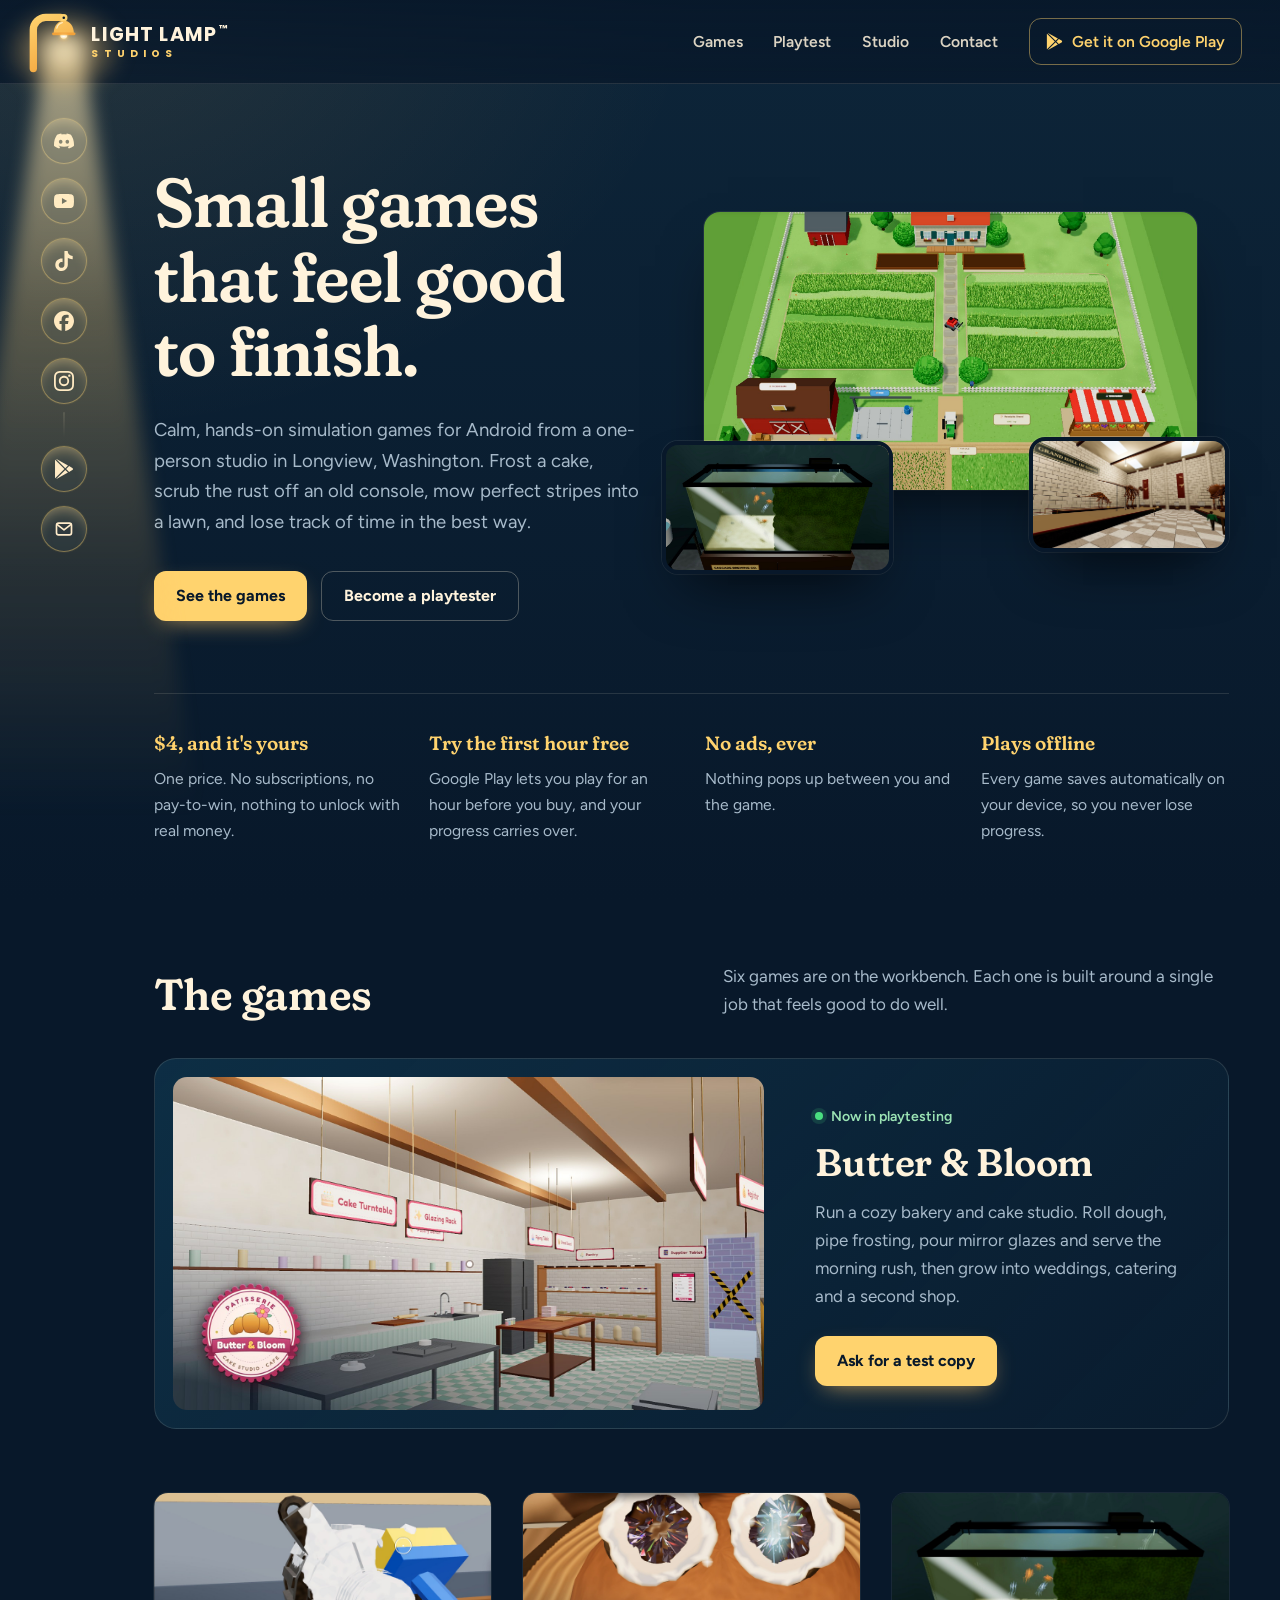
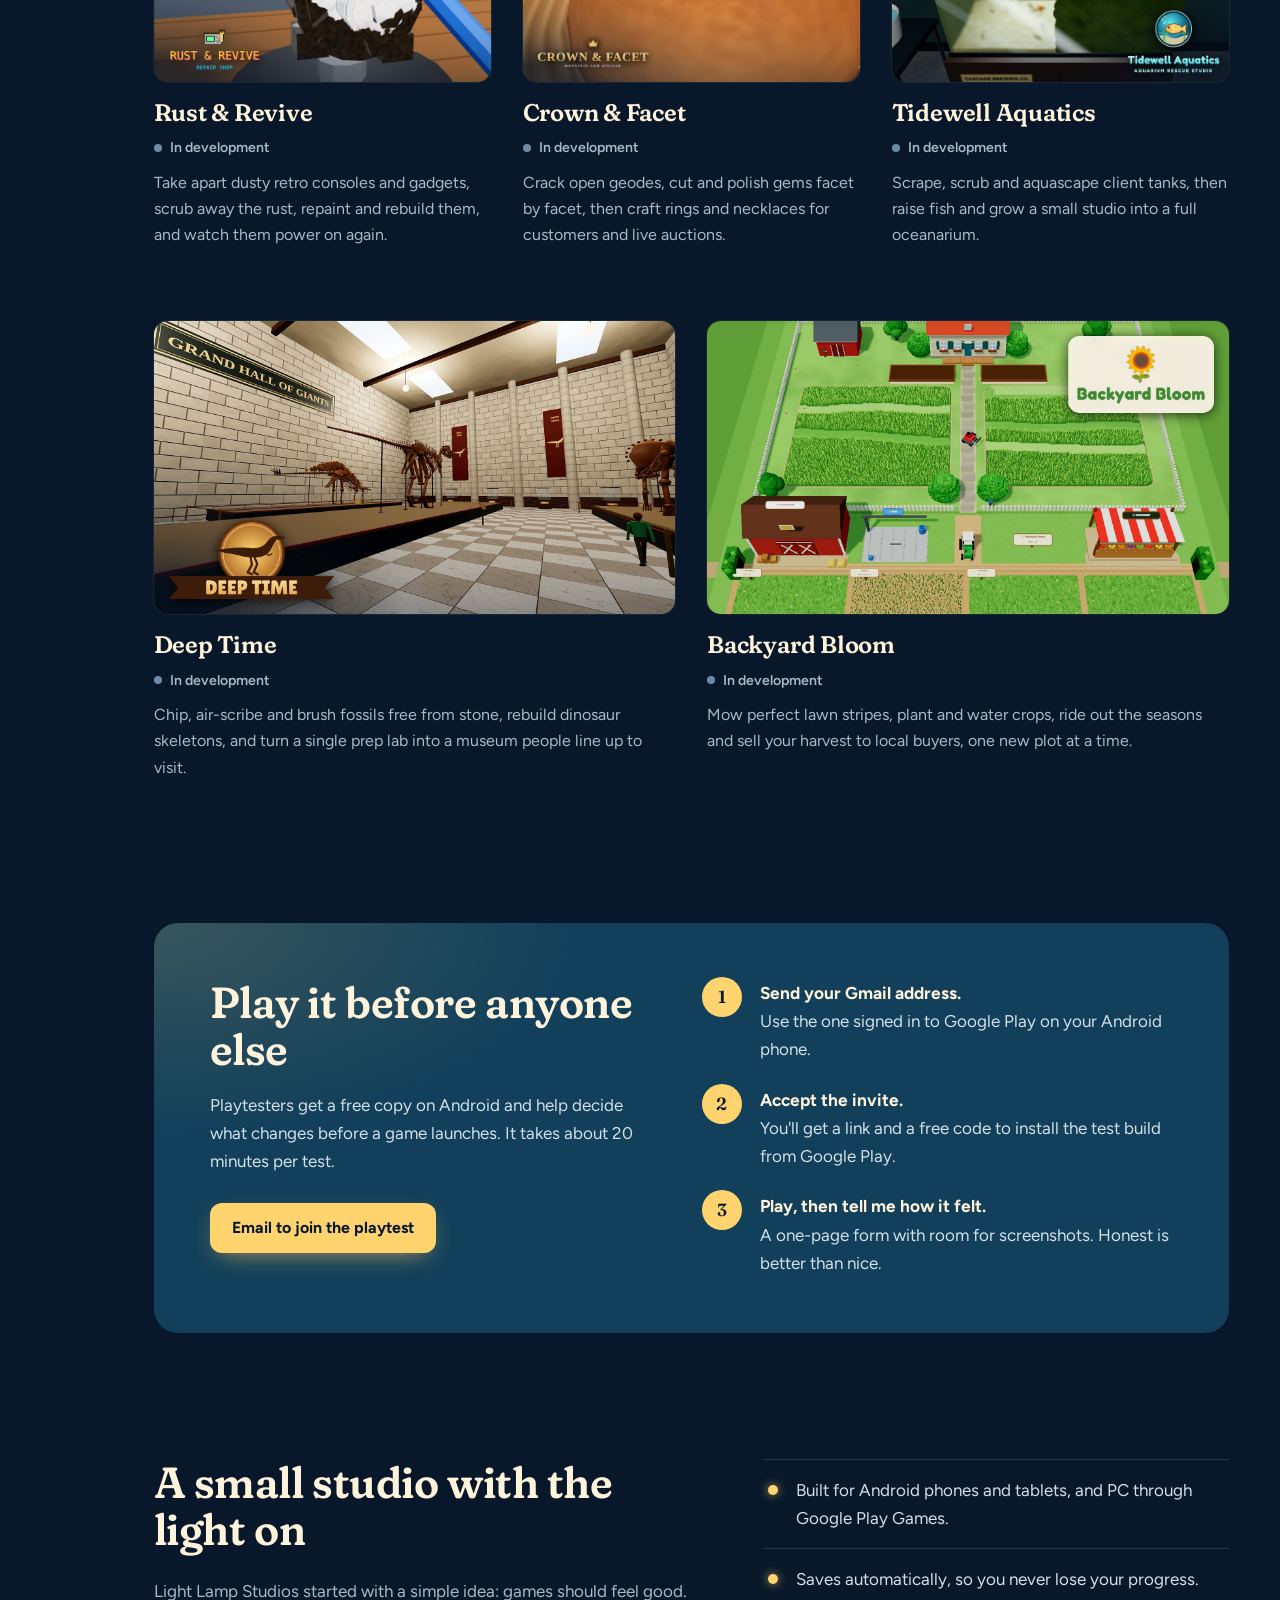
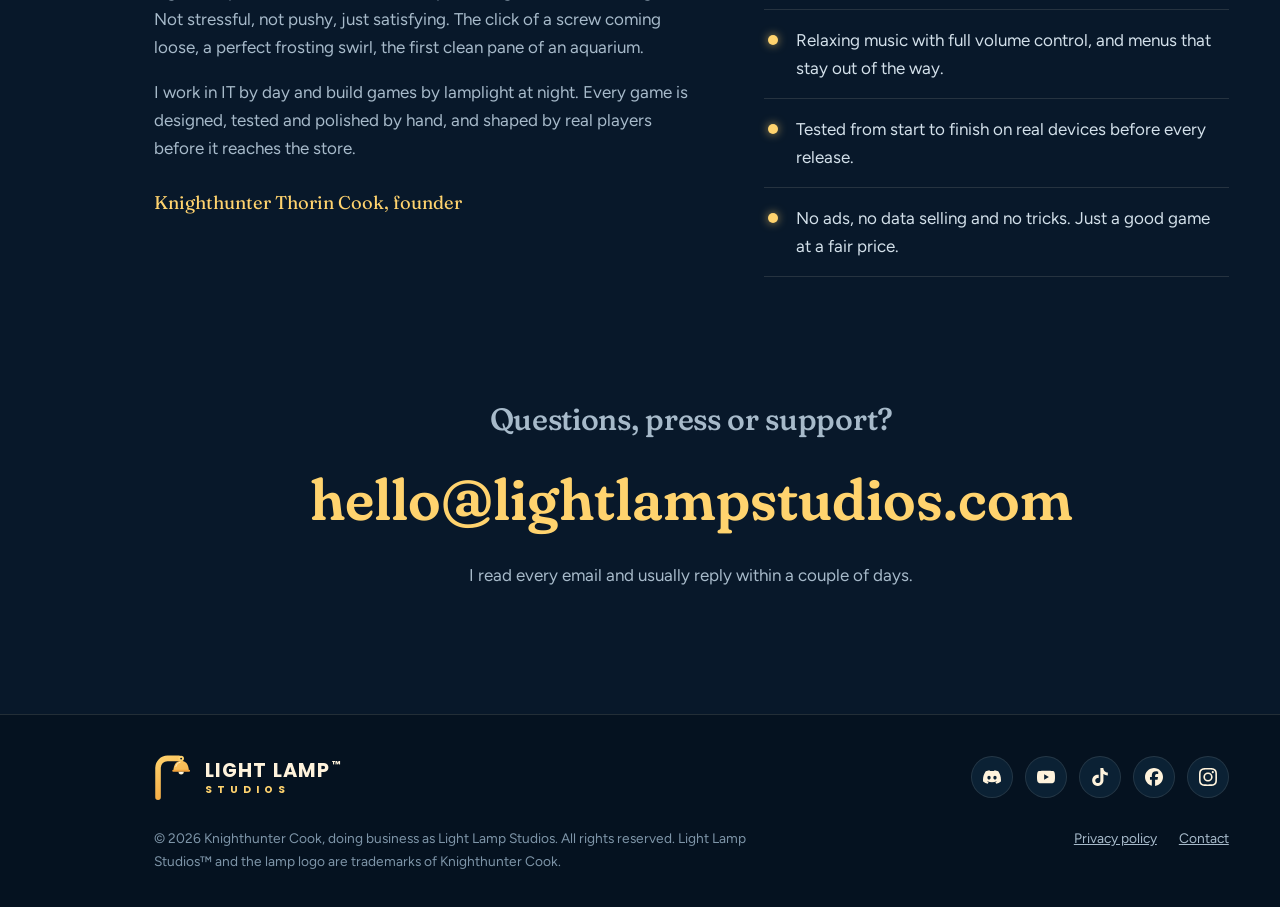
<file: index.html>
<!DOCTYPE html>
<html lang="en">
<head>
  <meta charset="utf-8">
  <meta name="viewport" content="width=device-width, initial-scale=1, viewport-fit=cover">
  <title>Light Lamp Studios | Cozy, satisfying games for Android</title>
  <meta name="description" content="Light Lamp Studios makes calm, hands-on simulation games for Android. $4 each, the first hour free, no ads, and they play offline.">
  <meta name="theme-color" content="#08182A">
  <link rel="canonical" href="https://lightlampstudios.com/">
  <meta property="og:type" content="website">
  <meta property="og:site_name" content="Light Lamp Studios">
  <meta property="og:title" content="Light Lamp Studios | Cozy, satisfying games for Android">
  <meta property="og:description" content="Small games that feel good to finish. $4 each, the first hour free, no ads.">
  <meta property="og:url" content="https://lightlampstudios.com/">
  <meta property="og:image" content="https://lightlampstudios.com/images/brand/og-image.jpg">
  <meta name="twitter:card" content="summary_large_image">
  <link rel="icon" type="image/png" sizes="32x32" href="images/brand/favicon-32.png">
  <link rel="apple-touch-icon" href="images/brand/apple-touch-icon.png">
  <link rel="preload" href="fonts/fraunces-latin-full-normal.woff2" as="font" type="font/woff2" crossorigin>
  <link rel="preload" href="fonts/figtree-latin-wght-normal.woff2" as="font" type="font/woff2" crossorigin>
  <link rel="stylesheet" href="css/style.css?v=2">
</head>
<body>
  <a class="skip" href="#main">Skip to content</a>

  <header class="site-header">
    <div class="beam" aria-hidden="true"><span class="beam-cone"></span><span class="beam-glow"></span></div>
    <a class="brand" href="#main" aria-label="Light Lamp Studios home">
      <svg class="lamp" viewBox="140 78 280 316" aria-hidden="true" focusable="false">
  <defs>
    <linearGradient id="lampGold" gradientUnits="userSpaceOnUse" x1="150" y1="90" x2="330" y2="410">
      <stop offset="0" stop-color="#FFD36E"/><stop offset="1" stop-color="#F2A23A"/>
    </linearGradient>
    <radialGradient id="lampBulb" cx="0.5" cy="0.35" r="0.65">
      <stop offset="0" stop-color="#FFFFFF"/><stop offset="1" stop-color="#FFE6A6"/>
    </radialGradient>
  </defs>
  <path d="M169,381 L169,170 A68,68 0 0 1 237,102 L318,102" fill="none" stroke="url(#lampGold)" stroke-width="40" stroke-linecap="round" stroke-linejoin="round"/>
  <circle cx="335" cy="104" r="20" fill="#FFD36E"/>
  <circle cx="335" cy="104" r="7" fill="#08182A"/>
  <path d="M280,190 C280,146 304,120 335,120 C366,120 390,146 390,190 Z" fill="url(#lampGold)"/>
  <path d="M297,160 C301,143 313,133 327,130" fill="none" stroke="#FFF1CF" stroke-width="7" stroke-linecap="round" opacity="0.85"/>
  <rect x="271" y="184" width="128" height="15" rx="7.5" fill="#F2A23A"/>
  <path class="bulb" d="M316,199 A19,19 0 0 0 354,199 Z" fill="url(#lampBulb)"/>
</svg>
      <span class="wordmark"><span class="wm-top">Light Lamp<sup>™</sup></span><span class="wm-bottom">Studios</span></span>
    </a>
    <button class="menu-toggle" type="button" aria-expanded="false" aria-controls="site-nav"><span class="sr">Menu</span><span class="bars" aria-hidden="true"></span></button>
    <nav class="site-nav" id="site-nav" aria-label="Main">
      <a href="#games">Games</a>
      <a href="#playtest">Playtest</a>
      <a href="#studio">Studio</a>
      <a href="#contact">Contact</a>
      <a class="nav-play" href="#" data-link="googleplay" data-label="Google Play"><svg focusable="false" viewBox="0 0 24 24" aria-hidden="true"><path d="M22.018 13.298l-3.919 2.218-3.515-3.493 3.543-3.521 3.891 2.202a1.49 1.49 0 0 1 0 2.594zM1.337.924a1.486 1.486 0 0 0-.112.568v21.017c0 .217.045.419.124.6l11.155-11.087L1.337.924zm12.207 10.065l3.258-3.238L3.45.195a1.466 1.466 0 0 0-.946-.179l11.04 10.973zm0 2.067l-11 10.933c.298.036.612-.016.906-.183l13.324-7.54-3.23-3.21z"/></svg><span>Get it on Google Play</span></a>
    </nav>
  </header>

  <aside class="rail" aria-label="Light Lamp Studios elsewhere">
    <nav class="rail-group" aria-label="Social media">
      <a class="orb discord" href="#" data-link="discord" data-label="Discord" aria-label="Discord"><svg focusable="false" viewBox="0 0 24 24" aria-hidden="true"><path d="M20.317 4.3698a19.7913 19.7913 0 00-4.8851-1.5152.0741.0741 0 00-.0785.0371c-.211.3753-.4447.8648-.6083 1.2495-1.8447-.2762-3.68-.2762-5.4868 0-.1636-.3933-.4058-.8742-.6177-1.2495a.077.077 0 00-.0785-.037 19.7363 19.7363 0 00-4.8852 1.515.0699.0699 0 00-.0321.0277C.5334 9.0458-.319 13.5799.0992 18.0578a.0824.0824 0 00.0312.0561c2.0528 1.5076 4.0413 2.4228 5.9929 3.0294a.0777.0777 0 00.0842-.0276c.4616-.6304.8731-1.2952 1.226-1.9942a.076.076 0 00-.0416-.1057c-.6528-.2476-1.2743-.5495-1.8722-.8923a.077.077 0 01-.0076-.1277c.1258-.0943.2517-.1923.3718-.2914a.0743.0743 0 01.0776-.0105c3.9278 1.7933 8.18 1.7933 12.0614 0a.0739.0739 0 01.0785.0095c.1202.099.246.1981.3728.2924a.077.077 0 01-.0066.1276 12.2986 12.2986 0 01-1.873.8914.0766.0766 0 00-.0407.1067c.3604.698.7719 1.3628 1.225 1.9932a.076.076 0 00.0842.0286c1.961-.6067 3.9495-1.5219 6.0023-3.0294a.077.077 0 00.0313-.0552c.5004-5.177-.8382-9.6739-3.5485-13.6604a.061.061 0 00-.0312-.0286zM8.02 15.3312c-1.1825 0-2.1569-1.0857-2.1569-2.419 0-1.3332.9555-2.4189 2.157-2.4189 1.2108 0 2.1757 1.0952 2.1568 2.419 0 1.3332-.9555 2.4189-2.1569 2.4189zm7.9748 0c-1.1825 0-2.1569-1.0857-2.1569-2.419 0-1.3332.9554-2.4189 2.1569-2.4189 1.2108 0 2.1757 1.0952 2.1568 2.419 0 1.3332-.946 2.4189-2.1568 2.4189Z"/></svg></a>
      <a class="orb youtube" href="#" data-link="youtube" data-label="YouTube" aria-label="YouTube"><svg focusable="false" viewBox="0 0 24 24" aria-hidden="true"><path d="M23.498 6.186a3.016 3.016 0 0 0-2.122-2.136C19.505 3.545 12 3.545 12 3.545s-7.505 0-9.377.505A3.017 3.017 0 0 0 .502 6.186C0 8.07 0 12 0 12s0 3.93.502 5.814a3.016 3.016 0 0 0 2.122 2.136c1.871.505 9.376.505 9.376.505s7.505 0 9.377-.505a3.015 3.015 0 0 0 2.122-2.136C24 15.93 24 12 24 12s0-3.93-.502-5.814zM9.545 15.568V8.432L15.818 12l-6.273 3.568z"/></svg></a>
      <a class="orb tiktok" href="#" data-link="tiktok" data-label="TikTok" aria-label="TikTok"><svg focusable="false" viewBox="0 0 24 24" aria-hidden="true"><path d="M12.525.02c1.31-.02 2.61-.01 3.91-.02.08 1.53.63 3.09 1.75 4.17 1.12 1.11 2.7 1.62 4.24 1.79v4.03c-1.44-.05-2.89-.35-4.2-.97-.57-.26-1.1-.59-1.62-.93-.01 2.92.01 5.84-.02 8.75-.08 1.4-.54 2.79-1.35 3.94-1.31 1.92-3.58 3.17-5.91 3.21-1.43.08-2.86-.31-4.08-1.03-2.02-1.19-3.44-3.37-3.65-5.71-.02-.5-.03-1-.01-1.49.18-1.9 1.12-3.72 2.58-4.96 1.66-1.44 3.98-2.13 6.15-1.72.02 1.48-.04 2.96-.04 4.44-.99-.32-2.15-.23-3.02.37-.63.41-1.11 1.04-1.36 1.75-.21.51-.15 1.07-.14 1.61.24 1.64 1.82 3.02 3.5 2.87 1.12-.01 2.19-.66 2.77-1.61.19-.33.4-.67.41-1.06.1-1.79.06-3.57.07-5.36.01-4.03-.01-8.05.02-12.07z"/></svg></a>
      <a class="orb facebook" href="#" data-link="facebook" data-label="Facebook" aria-label="Facebook"><svg focusable="false" viewBox="0 0 24 24" aria-hidden="true"><path d="M9.101 23.691v-7.98H6.627v-3.667h2.474v-1.58c0-4.085 1.848-5.978 5.858-5.978.401 0 .955.042 1.468.103a8.68 8.68 0 0 1 1.141.195v3.325a8.623 8.623 0 0 0-.653-.036 26.805 26.805 0 0 0-.733-.009c-.707 0-1.259.096-1.675.309a1.686 1.686 0 0 0-.679.622c-.258.42-.374.995-.374 1.752v1.297h3.919l-.386 2.103-.287 1.564h-3.246v8.245C19.396 23.238 24 18.179 24 12.044c0-6.627-5.373-12-12-12s-12 5.373-12 12c0 5.628 3.874 10.35 9.101 11.647Z"/></svg></a>
      <a class="orb instagram" href="#" data-link="instagram" data-label="Instagram" aria-label="Instagram"><svg focusable="false" viewBox="0 0 24 24" aria-hidden="true"><path d="M7.0301.084c-1.2768.0602-2.1487.264-2.911.5634-.7888.3075-1.4575.72-2.1228 1.3877-.6652.6677-1.075 1.3368-1.3802 2.127-.2954.7638-.4956 1.6365-.552 2.914-.0564 1.2775-.0689 1.6882-.0626 4.947.0062 3.2586.0206 3.6671.0825 4.9473.061 1.2765.264 2.1482.5635 2.9107.308.7889.72 1.4573 1.388 2.1228.6679.6655 1.3365 1.0743 2.1285 1.38.7632.295 1.6361.4961 2.9134.552 1.2773.056 1.6884.069 4.9462.0627 3.2578-.0062 3.668-.0207 4.9478-.0814 1.28-.0607 2.147-.2652 2.9098-.5633.7889-.3086 1.4578-.72 2.1228-1.3881.665-.6682 1.0745-1.3378 1.3795-2.1284.2957-.7632.4966-1.636.552-2.9124.056-1.2809.0692-1.6898.063-4.948-.0063-3.2583-.021-3.6668-.0817-4.9465-.0607-1.2797-.264-2.1487-.5633-2.9117-.3084-.7889-.72-1.4568-1.3876-2.1228C21.2982 1.33 20.628.9208 19.8378.6165 19.074.321 18.2017.1197 16.9244.0645 15.6471.0093 15.236-.005 11.977.0014 8.718.0076 8.31.0215 7.0301.0839m.1402 21.6932c-1.17-.0509-1.8053-.2453-2.2287-.408-.5606-.216-.96-.4771-1.3819-.895-.422-.4178-.6811-.8186-.9-1.378-.1644-.4234-.3624-1.058-.4171-2.228-.0595-1.2645-.072-1.6442-.079-4.848-.007-3.2037.0053-3.583.0607-4.848.05-1.169.2456-1.805.408-2.2282.216-.5613.4762-.96.895-1.3816.4188-.4217.8184-.6814 1.3783-.9003.423-.1651 1.0575-.3614 2.227-.4171 1.2655-.06 1.6447-.072 4.848-.079 3.2033-.007 3.5835.005 4.8495.0608 1.169.0508 1.8053.2445 2.228.408.5608.216.96.4754 1.3816.895.4217.4194.6816.8176.9005 1.3787.1653.4217.3617 1.056.4169 2.2263.0602 1.2655.0739 1.645.0796 4.848.0058 3.203-.0055 3.5834-.061 4.848-.051 1.17-.245 1.8055-.408 2.2294-.216.5604-.4763.96-.8954 1.3814-.419.4215-.8181.6811-1.3783.9-.4224.1649-1.0577.3617-2.2262.4174-1.2656.0595-1.6448.072-4.8493.079-3.2045.007-3.5825-.006-4.848-.0608M16.953 5.5864A1.44 1.44 0 1 0 18.39 4.144a1.44 1.44 0 0 0-1.437 1.4424M5.8385 12.012c.0067 3.4032 2.7706 6.1557 6.173 6.1493 3.4026-.0065 6.157-2.7701 6.1506-6.1733-.0065-3.4032-2.771-6.1565-6.174-6.1498-3.403.0067-6.156 2.771-6.1496 6.1738M8 12.0077a4 4 0 1 1 4.008 3.9921A3.9996 3.9996 0 0 1 8 12.0077"/></svg></a>
    </nav>
    <span class="rail-gap" aria-hidden="true"></span>
    <nav class="rail-group" aria-label="Get the games and contact">
      <a class="orb googleplay" href="#" data-link="googleplay" data-label="Google Play" aria-label="Google Play"><svg focusable="false" viewBox="0 0 24 24" aria-hidden="true"><path d="M22.018 13.298l-3.919 2.218-3.515-3.493 3.543-3.521 3.891 2.202a1.49 1.49 0 0 1 0 2.594zM1.337.924a1.486 1.486 0 0 0-.112.568v21.017c0 .217.045.419.124.6l11.155-11.087L1.337.924zm12.207 10.065l3.258-3.238L3.45.195a1.466 1.466 0 0 0-.946-.179l11.04 10.973zm0 2.067l-11 10.933c.298.036.612-.016.906-.183l13.324-7.54-3.23-3.21z"/></svg></a>
      <a class="orb email" href="mailto:hello@lightlampstudios.com" data-label="Email the studio" aria-label="Email the studio"><svg focusable="false" viewBox="0 0 24 24" aria-hidden="true" fill="none" stroke="currentColor" stroke-width="2" stroke-linecap="round" stroke-linejoin="round" style="fill:none"><rect x="3" y="5" width="18" height="14" rx="2.5"/><path d="M3.5 6.5l8.5 6.5 8.5-6.5"/></svg></a>
    </nav>
  </aside>

  <main id="main">
    <section class="hero" aria-labelledby="hero-title">
      <div class="hero-copy">
        <h1 id="hero-title">Small games that feel good to finish.</h1>
        <p class="lede">Calm, hands-on simulation games for Android from a one-person studio in Longview, Washington. Frost a cake, scrub the rust off an old console, mow perfect stripes into a lawn, and lose track of time in the best way.</p>
        <div class="hero-actions">
          <a class="btn btn-primary" href="#games">See the games</a>
          <a class="btn btn-quiet" href="#playtest">Become a playtester</a>
        </div>
      </div>
      <figure class="hero-art" aria-label="Gameplay from three Light Lamp games">
        <img class="shot shot-main" src="images/games/backyard-bloom-gameplay-clean.jpg" alt="Backyard Bloom: a farm with striped lawns, a red barn, a farm stand and crop fields" width="1600" height="900">
        <img class="shot shot-a" src="images/games/tidewell-aquatics-gameplay-clean.jpg" alt="Tidewell Aquatics: scraping algae off aquarium glass to reveal goldfish" width="1600" height="900">
        <img class="shot shot-b" src="images/games/deep-time-gameplay-clean.jpg" alt="Deep Time: dinosaur skeletons in a museum hall" width="1600" height="900">
      </figure>
    </section>

    <section class="facts" aria-label="What every game includes">
      <dl>
        <div><dt>$4, and it's yours</dt><dd>One price. No subscriptions, no pay-to-win, nothing to unlock with real money.</dd></div>
        <div><dt>Try the first hour free</dt><dd>Google Play lets you play for an hour before you buy, and your progress carries over.</dd></div>
        <div><dt>No ads, ever</dt><dd>Nothing pops up between you and the game.</dd></div>
        <div><dt>Plays offline</dt><dd>Every game saves automatically on your device, so you never lose progress.</dd></div>
      </dl>
    </section>

    <section class="games" id="games" aria-labelledby="games-title">
      <header class="section-head">
        <h2 id="games-title">The games</h2>
        <p>Six games are on the workbench. Each one is built around a single job that feels good to do well.</p>
      </header>

      <article class="feature">
        <img src="images/games/butter-and-bloom-gameplay.jpg" alt="Butter &amp; Bloom: the bakery kitchen with the cake turntable, glazing rack and pantry" width="1600" height="900" loading="lazy">
        <div class="feature-copy">
          <p class="status status-live">Now in playtesting</p>
          <h3>Butter &amp; Bloom</h3>
          <p>Run a cozy bakery and cake studio. Roll dough, pipe frosting, pour mirror glazes and serve the morning rush, then grow into weddings, catering and a second shop.</p>
          <a class="btn btn-primary" href="mailto:hello@lightlampstudios.com?subject=Butter%20%26%20Bloom%20playtest">Ask for a test copy</a>
        </div>
      </article>

      <div class="game-grid">
        <article class="game">
          <img src="images/games/rust-and-revive-gameplay.jpg" alt="Rust &amp; Revive: scrubbing grease off a part on the workbench" width="1600" height="900" loading="lazy">
          <h3>Rust &amp; Revive</h3>
          <p class="status">In development</p>
          <p>Take apart dusty retro consoles and gadgets, scrub away the rust, repaint and rebuild them, and watch them power on again.</p>
        </article>
        <article class="game">
          <img src="images/games/crown-and-facet-gameplay.jpg" alt="Crown &amp; Facet: a smoky quartz geode cracked open to show crystals" width="1600" height="900" loading="lazy">
          <h3>Crown &amp; Facet</h3>
          <p class="status">In development</p>
          <p>Crack open geodes, cut and polish gems facet by facet, then craft rings and necklaces for customers and live auctions.</p>
        </article>
        <article class="game">
          <img src="images/games/tidewell-aquatics-gameplay.jpg" alt="Tidewell Aquatics: scraping algae off aquarium glass to reveal goldfish" width="1600" height="900" loading="lazy">
          <h3>Tidewell Aquatics</h3>
          <p class="status">In development</p>
          <p>Scrape, scrub and aquascape client tanks, then raise fish and grow a small studio into a full oceanarium.</p>
        </article>
        <article class="game game-wide">
          <img src="images/games/deep-time-gameplay.jpg" alt="Deep Time: T. rex, Stegosaurus and Triceratops skeletons in the Grand Hall" width="1600" height="900" loading="lazy">
          <h3>Deep Time</h3>
          <p class="status">In development</p>
          <p>Chip, air-scribe and brush fossils free from stone, rebuild dinosaur skeletons, and turn a single prep lab into a museum people line up to visit.</p>
        </article>
        <article class="game game-wide">
          <img src="images/games/backyard-bloom-gameplay.jpg" alt="Backyard Bloom: the whole farm with lawns, barn, farm stand and fields" width="1600" height="900" loading="lazy">
          <h3>Backyard Bloom</h3>
          <p class="status">In development</p>
          <p>Mow perfect lawn stripes, plant and water crops, ride out the seasons and sell your harvest to local buyers, one new plot at a time.</p>
        </article>
      </div>
    </section>

    <section class="playtest" id="playtest" aria-labelledby="playtest-title">
      <div class="playtest-copy">
        <h2 id="playtest-title">Play it before anyone else</h2>
        <p>Playtesters get a free copy on Android and help decide what changes before a game launches. It takes about 20 minutes per test.</p>
        <a class="btn btn-primary" href="mailto:hello@lightlampstudios.com?subject=I%27d%20like%20to%20playtest">Email to join the playtest</a>
      </div>
      <ol class="steps">
        <li><strong>Send your Gmail address.</strong> Use the one signed in to Google Play on your Android phone.</li>
        <li><strong>Accept the invite.</strong> You'll get a link and a free code to install the test build from Google Play.</li>
        <li><strong>Play, then tell me how it felt.</strong> A one-page form with room for screenshots. Honest is better than nice.</li>
      </ol>
    </section>

    <section class="studio" id="studio" aria-labelledby="studio-title">
      <div class="studio-copy">
        <h2 id="studio-title">A small studio with the light on</h2>
        <p>Light Lamp Studios started with a simple idea: games should feel good. Not stressful, not pushy, just satisfying. The click of a screw coming loose, a perfect frosting swirl, the first clean pane of an aquarium.</p>
        <p>I work in IT by day and build games by lamplight at night. Every game is designed, tested and polished by hand, and shaped by real players before it reaches the store.</p>
        <p class="signature">Knighthunter Thorin Cook, founder</p>
      </div>
      <ul class="promises">
        <li>Built for Android phones and tablets, and PC through Google Play Games.</li>
        <li>Saves automatically, so you never lose your progress.</li>
        <li>Relaxing music with full volume control, and menus that stay out of the way.</li>
        <li>Tested from start to finish on real devices before every release.</li>
        <li>No ads, no data selling and no tricks. Just a good game at a fair price.</li>
      </ul>
    </section>

    <section class="contact" id="contact" aria-labelledby="contact-title">
      <h2 id="contact-title">Questions, press or support?</h2>
      <a class="contact-mail" href="mailto:hello@lightlampstudios.com">hello@lightlampstudios.com</a>
      <p>I read every email and usually reply within a couple of days.</p>
    </section>
  </main>

  <footer class="site-footer">
    <div class="footer-top">
      <a class="brand brand-small" href="#main" aria-label="Light Lamp Studios home"><svg class="lamp" viewBox="140 78 280 316" aria-hidden="true" focusable="false">
  <defs>
    <linearGradient id="lampGoldF" gradientUnits="userSpaceOnUse" x1="150" y1="90" x2="330" y2="410">
      <stop offset="0" stop-color="#FFD36E"/><stop offset="1" stop-color="#F2A23A"/>
    </linearGradient>
    <radialGradient id="lampBulbF" cx="0.5" cy="0.35" r="0.65">
      <stop offset="0" stop-color="#FFFFFF"/><stop offset="1" stop-color="#FFE6A6"/>
    </radialGradient>
  </defs>
  <path d="M169,381 L169,170 A68,68 0 0 1 237,102 L318,102" fill="none" stroke="url(#lampGoldF)" stroke-width="40" stroke-linecap="round" stroke-linejoin="round"/>
  <circle cx="335" cy="104" r="20" fill="#FFD36E"/>
  <circle cx="335" cy="104" r="7" fill="#08182A"/>
  <path d="M280,190 C280,146 304,120 335,120 C366,120 390,146 390,190 Z" fill="url(#lampGoldF)"/>
  <path d="M297,160 C301,143 313,133 327,130" fill="none" stroke="#FFF1CF" stroke-width="7" stroke-linecap="round" opacity="0.85"/>
  <rect x="271" y="184" width="128" height="15" rx="7.5" fill="#F2A23A"/>
  <path class="bulb" d="M316,199 A19,19 0 0 0 354,199 Z" fill="url(#lampBulbF)"/>
</svg><span class="wordmark"><span class="wm-top">Light Lamp<sup>™</sup></span><span class="wm-bottom">Studios</span></span></a>
      <nav class="footer-social" aria-label="Social media">
        <a class="orb orb-small discord" href="#" data-link="discord" data-label="Discord" aria-label="Discord"><svg focusable="false" viewBox="0 0 24 24" aria-hidden="true"><path d="M20.317 4.3698a19.7913 19.7913 0 00-4.8851-1.5152.0741.0741 0 00-.0785.0371c-.211.3753-.4447.8648-.6083 1.2495-1.8447-.2762-3.68-.2762-5.4868 0-.1636-.3933-.4058-.8742-.6177-1.2495a.077.077 0 00-.0785-.037 19.7363 19.7363 0 00-4.8852 1.515.0699.0699 0 00-.0321.0277C.5334 9.0458-.319 13.5799.0992 18.0578a.0824.0824 0 00.0312.0561c2.0528 1.5076 4.0413 2.4228 5.9929 3.0294a.0777.0777 0 00.0842-.0276c.4616-.6304.8731-1.2952 1.226-1.9942a.076.076 0 00-.0416-.1057c-.6528-.2476-1.2743-.5495-1.8722-.8923a.077.077 0 01-.0076-.1277c.1258-.0943.2517-.1923.3718-.2914a.0743.0743 0 01.0776-.0105c3.9278 1.7933 8.18 1.7933 12.0614 0a.0739.0739 0 01.0785.0095c.1202.099.246.1981.3728.2924a.077.077 0 01-.0066.1276 12.2986 12.2986 0 01-1.873.8914.0766.0766 0 00-.0407.1067c.3604.698.7719 1.3628 1.225 1.9932a.076.076 0 00.0842.0286c1.961-.6067 3.9495-1.5219 6.0023-3.0294a.077.077 0 00.0313-.0552c.5004-5.177-.8382-9.6739-3.5485-13.6604a.061.061 0 00-.0312-.0286zM8.02 15.3312c-1.1825 0-2.1569-1.0857-2.1569-2.419 0-1.3332.9555-2.4189 2.157-2.4189 1.2108 0 2.1757 1.0952 2.1568 2.419 0 1.3332-.9555 2.4189-2.1569 2.4189zm7.9748 0c-1.1825 0-2.1569-1.0857-2.1569-2.419 0-1.3332.9554-2.4189 2.1569-2.4189 1.2108 0 2.1757 1.0952 2.1568 2.419 0 1.3332-.946 2.4189-2.1568 2.4189Z"/></svg></a>
      <a class="orb orb-small youtube" href="#" data-link="youtube" data-label="YouTube" aria-label="YouTube"><svg focusable="false" viewBox="0 0 24 24" aria-hidden="true"><path d="M23.498 6.186a3.016 3.016 0 0 0-2.122-2.136C19.505 3.545 12 3.545 12 3.545s-7.505 0-9.377.505A3.017 3.017 0 0 0 .502 6.186C0 8.07 0 12 0 12s0 3.93.502 5.814a3.016 3.016 0 0 0 2.122 2.136c1.871.505 9.376.505 9.376.505s7.505 0 9.377-.505a3.015 3.015 0 0 0 2.122-2.136C24 15.93 24 12 24 12s0-3.93-.502-5.814zM9.545 15.568V8.432L15.818 12l-6.273 3.568z"/></svg></a>
      <a class="orb orb-small tiktok" href="#" data-link="tiktok" data-label="TikTok" aria-label="TikTok"><svg focusable="false" viewBox="0 0 24 24" aria-hidden="true"><path d="M12.525.02c1.31-.02 2.61-.01 3.91-.02.08 1.53.63 3.09 1.75 4.17 1.12 1.11 2.7 1.62 4.24 1.79v4.03c-1.44-.05-2.89-.35-4.2-.97-.57-.26-1.1-.59-1.62-.93-.01 2.92.01 5.84-.02 8.75-.08 1.4-.54 2.79-1.35 3.94-1.31 1.92-3.58 3.17-5.91 3.21-1.43.08-2.86-.31-4.08-1.03-2.02-1.19-3.44-3.37-3.65-5.71-.02-.5-.03-1-.01-1.49.18-1.9 1.12-3.72 2.58-4.96 1.66-1.44 3.98-2.13 6.15-1.72.02 1.48-.04 2.96-.04 4.44-.99-.32-2.15-.23-3.02.37-.63.41-1.11 1.04-1.36 1.75-.21.51-.15 1.07-.14 1.61.24 1.64 1.82 3.02 3.5 2.87 1.12-.01 2.19-.66 2.77-1.61.19-.33.4-.67.41-1.06.1-1.79.06-3.57.07-5.36.01-4.03-.01-8.05.02-12.07z"/></svg></a>
      <a class="orb orb-small facebook" href="#" data-link="facebook" data-label="Facebook" aria-label="Facebook"><svg focusable="false" viewBox="0 0 24 24" aria-hidden="true"><path d="M9.101 23.691v-7.98H6.627v-3.667h2.474v-1.58c0-4.085 1.848-5.978 5.858-5.978.401 0 .955.042 1.468.103a8.68 8.68 0 0 1 1.141.195v3.325a8.623 8.623 0 0 0-.653-.036 26.805 26.805 0 0 0-.733-.009c-.707 0-1.259.096-1.675.309a1.686 1.686 0 0 0-.679.622c-.258.42-.374.995-.374 1.752v1.297h3.919l-.386 2.103-.287 1.564h-3.246v8.245C19.396 23.238 24 18.179 24 12.044c0-6.627-5.373-12-12-12s-12 5.373-12 12c0 5.628 3.874 10.35 9.101 11.647Z"/></svg></a>
      <a class="orb orb-small instagram" href="#" data-link="instagram" data-label="Instagram" aria-label="Instagram"><svg focusable="false" viewBox="0 0 24 24" aria-hidden="true"><path d="M7.0301.084c-1.2768.0602-2.1487.264-2.911.5634-.7888.3075-1.4575.72-2.1228 1.3877-.6652.6677-1.075 1.3368-1.3802 2.127-.2954.7638-.4956 1.6365-.552 2.914-.0564 1.2775-.0689 1.6882-.0626 4.947.0062 3.2586.0206 3.6671.0825 4.9473.061 1.2765.264 2.1482.5635 2.9107.308.7889.72 1.4573 1.388 2.1228.6679.6655 1.3365 1.0743 2.1285 1.38.7632.295 1.6361.4961 2.9134.552 1.2773.056 1.6884.069 4.9462.0627 3.2578-.0062 3.668-.0207 4.9478-.0814 1.28-.0607 2.147-.2652 2.9098-.5633.7889-.3086 1.4578-.72 2.1228-1.3881.665-.6682 1.0745-1.3378 1.3795-2.1284.2957-.7632.4966-1.636.552-2.9124.056-1.2809.0692-1.6898.063-4.948-.0063-3.2583-.021-3.6668-.0817-4.9465-.0607-1.2797-.264-2.1487-.5633-2.9117-.3084-.7889-.72-1.4568-1.3876-2.1228C21.2982 1.33 20.628.9208 19.8378.6165 19.074.321 18.2017.1197 16.9244.0645 15.6471.0093 15.236-.005 11.977.0014 8.718.0076 8.31.0215 7.0301.0839m.1402 21.6932c-1.17-.0509-1.8053-.2453-2.2287-.408-.5606-.216-.96-.4771-1.3819-.895-.422-.4178-.6811-.8186-.9-1.378-.1644-.4234-.3624-1.058-.4171-2.228-.0595-1.2645-.072-1.6442-.079-4.848-.007-3.2037.0053-3.583.0607-4.848.05-1.169.2456-1.805.408-2.2282.216-.5613.4762-.96.895-1.3816.4188-.4217.8184-.6814 1.3783-.9003.423-.1651 1.0575-.3614 2.227-.4171 1.2655-.06 1.6447-.072 4.848-.079 3.2033-.007 3.5835.005 4.8495.0608 1.169.0508 1.8053.2445 2.228.408.5608.216.96.4754 1.3816.895.4217.4194.6816.8176.9005 1.3787.1653.4217.3617 1.056.4169 2.2263.0602 1.2655.0739 1.645.0796 4.848.0058 3.203-.0055 3.5834-.061 4.848-.051 1.17-.245 1.8055-.408 2.2294-.216.5604-.4763.96-.8954 1.3814-.419.4215-.8181.6811-1.3783.9-.4224.1649-1.0577.3617-2.2262.4174-1.2656.0595-1.6448.072-4.8493.079-3.2045.007-3.5825-.006-4.848-.0608M16.953 5.5864A1.44 1.44 0 1 0 18.39 4.144a1.44 1.44 0 0 0-1.437 1.4424M5.8385 12.012c.0067 3.4032 2.7706 6.1557 6.173 6.1493 3.4026-.0065 6.157-2.7701 6.1506-6.1733-.0065-3.4032-2.771-6.1565-6.174-6.1498-3.403.0067-6.156 2.771-6.1496 6.1738M8 12.0077a4 4 0 1 1 4.008 3.9921A3.9996 3.9996 0 0 1 8 12.0077"/></svg></a>
      </nav>
    </div>
    <div class="footer-bottom">
      <p>© <span data-year>2026</span> Knighthunter Cook, doing business as Light Lamp Studios. All rights reserved. Light Lamp Studios™ and the lamp logo are trademarks of Knighthunter Cook.</p>
      <nav aria-label="Legal"><a href="privacy.html">Privacy policy</a><a href="mailto:hello@lightlampstudios.com">Contact</a></nav>
    </div>
  </footer>

  <script src="js/main.js?v=4" defer></script>
</body>
</html>
</file>
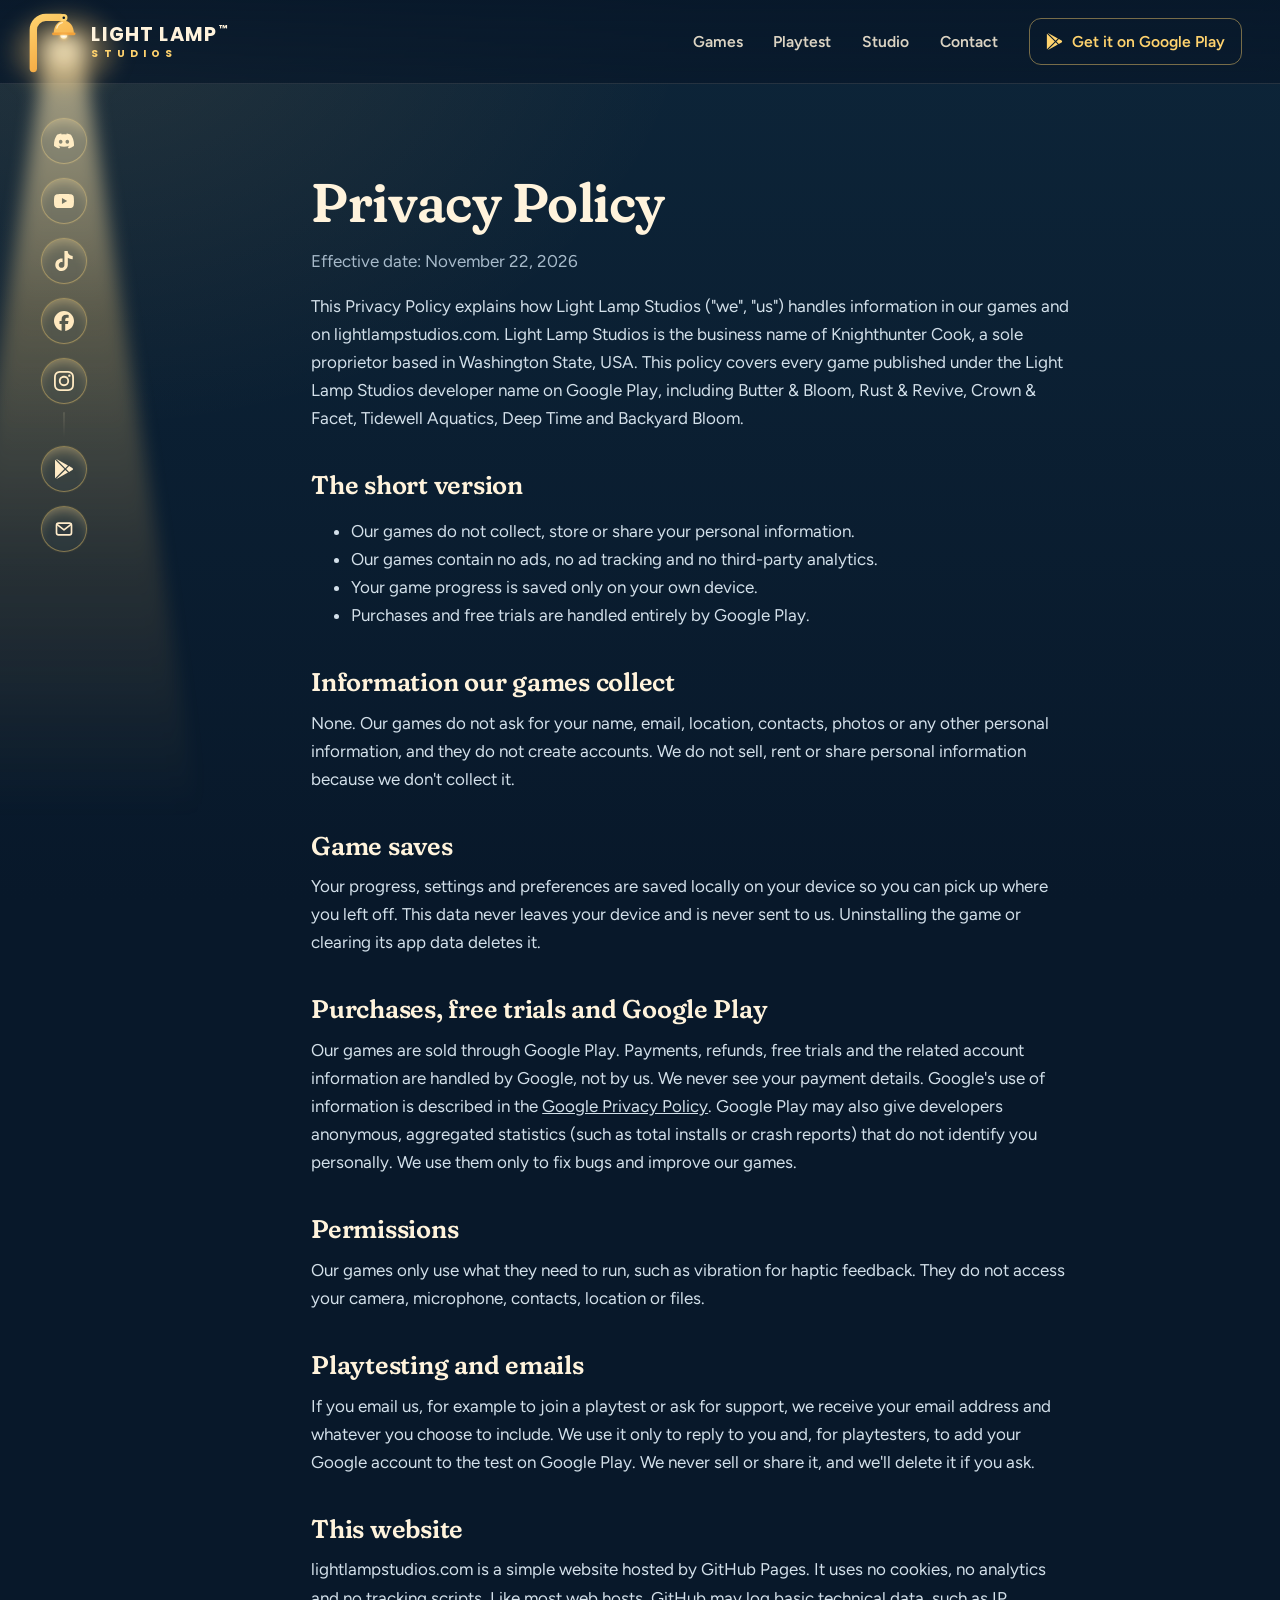
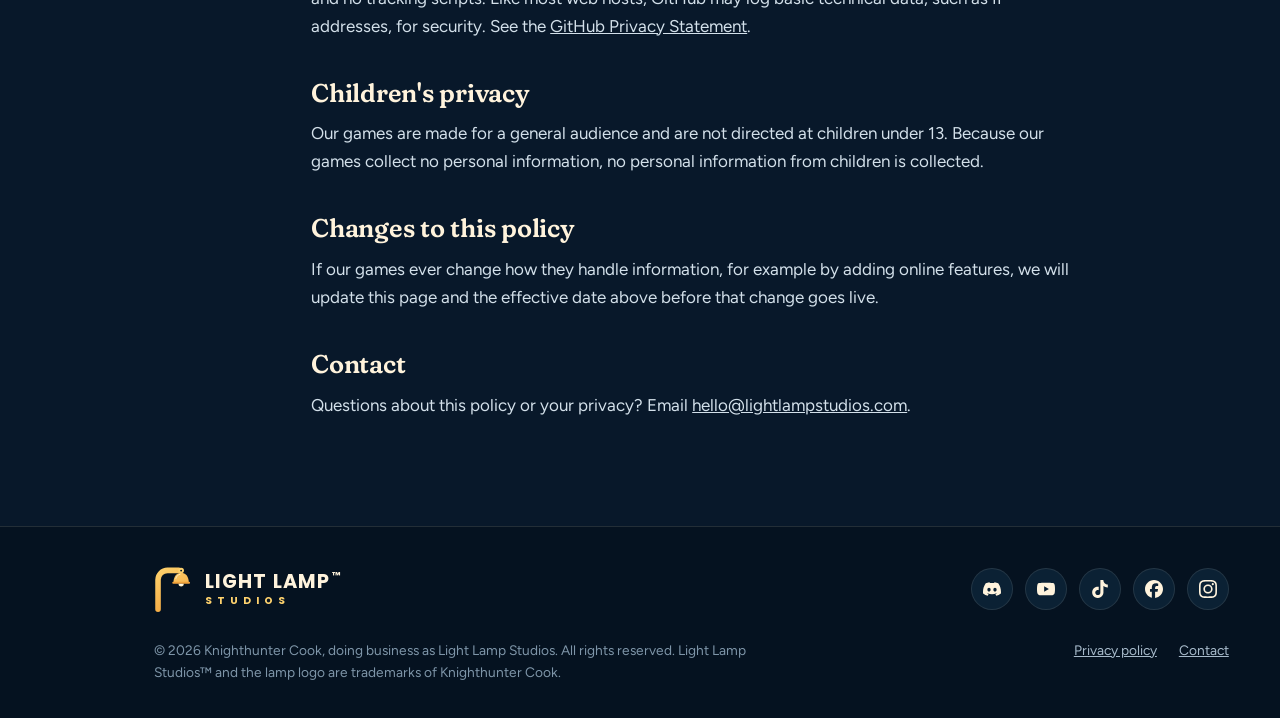
<file: privacy.html>
<!DOCTYPE html>
<html lang="en">
<head>
  <meta charset="utf-8">
  <meta name="viewport" content="width=device-width, initial-scale=1, viewport-fit=cover">
  <title>Privacy policy | Light Lamp Studios</title>
  <meta name="description" content="How Light Lamp Studios games and website handle your information.">
  <meta name="theme-color" content="#08182A">
  <link rel="icon" type="image/png" sizes="32x32" href="/images/brand/favicon-32.png">
  <link rel="apple-touch-icon" href="/images/brand/apple-touch-icon.png">
  <link rel="stylesheet" href="/css/style.css?v=2">
</head>
<body>
  <a class="skip" href="#main">Skip to content</a>
  <header class="site-header">
    <div class="beam" aria-hidden="true"><span class="beam-cone"></span><span class="beam-glow"></span></div>
    <a class="brand" href="/" aria-label="Light Lamp Studios home">
      <svg class="lamp" viewBox="140 78 280 316" aria-hidden="true" focusable="false">
  <defs>
    <linearGradient id="lampGold" gradientUnits="userSpaceOnUse" x1="150" y1="90" x2="330" y2="410">
      <stop offset="0" stop-color="#FFD36E"/><stop offset="1" stop-color="#F2A23A"/>
    </linearGradient>
    <radialGradient id="lampBulb" cx="0.5" cy="0.35" r="0.65">
      <stop offset="0" stop-color="#FFFFFF"/><stop offset="1" stop-color="#FFE6A6"/>
    </radialGradient>
  </defs>
  <path d="M169,381 L169,170 A68,68 0 0 1 237,102 L318,102" fill="none" stroke="url(#lampGold)" stroke-width="40" stroke-linecap="round" stroke-linejoin="round"/>
  <circle cx="335" cy="104" r="20" fill="#FFD36E"/>
  <circle cx="335" cy="104" r="7" fill="#08182A"/>
  <path d="M280,190 C280,146 304,120 335,120 C366,120 390,146 390,190 Z" fill="url(#lampGold)"/>
  <path d="M297,160 C301,143 313,133 327,130" fill="none" stroke="#FFF1CF" stroke-width="7" stroke-linecap="round" opacity="0.85"/>
  <rect x="271" y="184" width="128" height="15" rx="7.5" fill="#F2A23A"/>
  <path class="bulb" d="M316,199 A19,19 0 0 0 354,199 Z" fill="url(#lampBulb)"/>
</svg>
      <span class="wordmark"><span class="wm-top">Light Lamp<sup>™</sup></span><span class="wm-bottom">Studios</span></span>
    </a>
    <button class="menu-toggle" type="button" aria-expanded="false" aria-controls="site-nav"><span class="sr">Menu</span><span class="bars" aria-hidden="true"></span></button>
    <nav class="site-nav" id="site-nav" aria-label="Main">
      <a href="/#games">Games</a>
      <a href="/#playtest">Playtest</a>
      <a href="/#studio">Studio</a>
      <a href="/#contact">Contact</a>
      <a class="nav-play" href="#" data-link="googleplay" data-label="Google Play"><svg focusable="false" viewBox="0 0 24 24" aria-hidden="true"><path d="M22.018 13.298l-3.919 2.218-3.515-3.493 3.543-3.521 3.891 2.202a1.49 1.49 0 0 1 0 2.594zM1.337.924a1.486 1.486 0 0 0-.112.568v21.017c0 .217.045.419.124.6l11.155-11.087L1.337.924zm12.207 10.065l3.258-3.238L3.45.195a1.466 1.466 0 0 0-.946-.179l11.04 10.973zm0 2.067l-11 10.933c.298.036.612-.016.906-.183l13.324-7.54-3.23-3.21z"/></svg><span>Get it on Google Play</span></a>
    </nav>
  </header>
  <aside class="rail" aria-label="Light Lamp Studios elsewhere">
    <nav class="rail-group" aria-label="Social media">
      <a class="orb discord" href="#" data-link="discord" data-label="Discord" aria-label="Discord"><svg focusable="false" viewBox="0 0 24 24" aria-hidden="true"><path d="M20.317 4.3698a19.7913 19.7913 0 00-4.8851-1.5152.0741.0741 0 00-.0785.0371c-.211.3753-.4447.8648-.6083 1.2495-1.8447-.2762-3.68-.2762-5.4868 0-.1636-.3933-.4058-.8742-.6177-1.2495a.077.077 0 00-.0785-.037 19.7363 19.7363 0 00-4.8852 1.515.0699.0699 0 00-.0321.0277C.5334 9.0458-.319 13.5799.0992 18.0578a.0824.0824 0 00.0312.0561c2.0528 1.5076 4.0413 2.4228 5.9929 3.0294a.0777.0777 0 00.0842-.0276c.4616-.6304.8731-1.2952 1.226-1.9942a.076.076 0 00-.0416-.1057c-.6528-.2476-1.2743-.5495-1.8722-.8923a.077.077 0 01-.0076-.1277c.1258-.0943.2517-.1923.3718-.2914a.0743.0743 0 01.0776-.0105c3.9278 1.7933 8.18 1.7933 12.0614 0a.0739.0739 0 01.0785.0095c.1202.099.246.1981.3728.2924a.077.077 0 01-.0066.1276 12.2986 12.2986 0 01-1.873.8914.0766.0766 0 00-.0407.1067c.3604.698.7719 1.3628 1.225 1.9932a.076.076 0 00.0842.0286c1.961-.6067 3.9495-1.5219 6.0023-3.0294a.077.077 0 00.0313-.0552c.5004-5.177-.8382-9.6739-3.5485-13.6604a.061.061 0 00-.0312-.0286zM8.02 15.3312c-1.1825 0-2.1569-1.0857-2.1569-2.419 0-1.3332.9555-2.4189 2.157-2.4189 1.2108 0 2.1757 1.0952 2.1568 2.419 0 1.3332-.9555 2.4189-2.1569 2.4189zm7.9748 0c-1.1825 0-2.1569-1.0857-2.1569-2.419 0-1.3332.9554-2.4189 2.1569-2.4189 1.2108 0 2.1757 1.0952 2.1568 2.419 0 1.3332-.946 2.4189-2.1568 2.4189Z"/></svg></a>
      <a class="orb youtube" href="#" data-link="youtube" data-label="YouTube" aria-label="YouTube"><svg focusable="false" viewBox="0 0 24 24" aria-hidden="true"><path d="M23.498 6.186a3.016 3.016 0 0 0-2.122-2.136C19.505 3.545 12 3.545 12 3.545s-7.505 0-9.377.505A3.017 3.017 0 0 0 .502 6.186C0 8.07 0 12 0 12s0 3.93.502 5.814a3.016 3.016 0 0 0 2.122 2.136c1.871.505 9.376.505 9.376.505s7.505 0 9.377-.505a3.015 3.015 0 0 0 2.122-2.136C24 15.93 24 12 24 12s0-3.93-.502-5.814zM9.545 15.568V8.432L15.818 12l-6.273 3.568z"/></svg></a>
      <a class="orb tiktok" href="#" data-link="tiktok" data-label="TikTok" aria-label="TikTok"><svg focusable="false" viewBox="0 0 24 24" aria-hidden="true"><path d="M12.525.02c1.31-.02 2.61-.01 3.91-.02.08 1.53.63 3.09 1.75 4.17 1.12 1.11 2.7 1.62 4.24 1.79v4.03c-1.44-.05-2.89-.35-4.2-.97-.57-.26-1.1-.59-1.62-.93-.01 2.92.01 5.84-.02 8.75-.08 1.4-.54 2.79-1.35 3.94-1.31 1.92-3.58 3.17-5.91 3.21-1.43.08-2.86-.31-4.08-1.03-2.02-1.19-3.44-3.37-3.65-5.71-.02-.5-.03-1-.01-1.49.18-1.9 1.12-3.72 2.58-4.96 1.66-1.44 3.98-2.13 6.15-1.72.02 1.48-.04 2.96-.04 4.44-.99-.32-2.15-.23-3.02.37-.63.41-1.11 1.04-1.36 1.75-.21.51-.15 1.07-.14 1.61.24 1.64 1.82 3.02 3.5 2.87 1.12-.01 2.19-.66 2.77-1.61.19-.33.4-.67.41-1.06.1-1.79.06-3.57.07-5.36.01-4.03-.01-8.05.02-12.07z"/></svg></a>
      <a class="orb facebook" href="#" data-link="facebook" data-label="Facebook" aria-label="Facebook"><svg focusable="false" viewBox="0 0 24 24" aria-hidden="true"><path d="M9.101 23.691v-7.98H6.627v-3.667h2.474v-1.58c0-4.085 1.848-5.978 5.858-5.978.401 0 .955.042 1.468.103a8.68 8.68 0 0 1 1.141.195v3.325a8.623 8.623 0 0 0-.653-.036 26.805 26.805 0 0 0-.733-.009c-.707 0-1.259.096-1.675.309a1.686 1.686 0 0 0-.679.622c-.258.42-.374.995-.374 1.752v1.297h3.919l-.386 2.103-.287 1.564h-3.246v8.245C19.396 23.238 24 18.179 24 12.044c0-6.627-5.373-12-12-12s-12 5.373-12 12c0 5.628 3.874 10.35 9.101 11.647Z"/></svg></a>
      <a class="orb instagram" href="#" data-link="instagram" data-label="Instagram" aria-label="Instagram"><svg focusable="false" viewBox="0 0 24 24" aria-hidden="true"><path d="M7.0301.084c-1.2768.0602-2.1487.264-2.911.5634-.7888.3075-1.4575.72-2.1228 1.3877-.6652.6677-1.075 1.3368-1.3802 2.127-.2954.7638-.4956 1.6365-.552 2.914-.0564 1.2775-.0689 1.6882-.0626 4.947.0062 3.2586.0206 3.6671.0825 4.9473.061 1.2765.264 2.1482.5635 2.9107.308.7889.72 1.4573 1.388 2.1228.6679.6655 1.3365 1.0743 2.1285 1.38.7632.295 1.6361.4961 2.9134.552 1.2773.056 1.6884.069 4.9462.0627 3.2578-.0062 3.668-.0207 4.9478-.0814 1.28-.0607 2.147-.2652 2.9098-.5633.7889-.3086 1.4578-.72 2.1228-1.3881.665-.6682 1.0745-1.3378 1.3795-2.1284.2957-.7632.4966-1.636.552-2.9124.056-1.2809.0692-1.6898.063-4.948-.0063-3.2583-.021-3.6668-.0817-4.9465-.0607-1.2797-.264-2.1487-.5633-2.9117-.3084-.7889-.72-1.4568-1.3876-2.1228C21.2982 1.33 20.628.9208 19.8378.6165 19.074.321 18.2017.1197 16.9244.0645 15.6471.0093 15.236-.005 11.977.0014 8.718.0076 8.31.0215 7.0301.0839m.1402 21.6932c-1.17-.0509-1.8053-.2453-2.2287-.408-.5606-.216-.96-.4771-1.3819-.895-.422-.4178-.6811-.8186-.9-1.378-.1644-.4234-.3624-1.058-.4171-2.228-.0595-1.2645-.072-1.6442-.079-4.848-.007-3.2037.0053-3.583.0607-4.848.05-1.169.2456-1.805.408-2.2282.216-.5613.4762-.96.895-1.3816.4188-.4217.8184-.6814 1.3783-.9003.423-.1651 1.0575-.3614 2.227-.4171 1.2655-.06 1.6447-.072 4.848-.079 3.2033-.007 3.5835.005 4.8495.0608 1.169.0508 1.8053.2445 2.228.408.5608.216.96.4754 1.3816.895.4217.4194.6816.8176.9005 1.3787.1653.4217.3617 1.056.4169 2.2263.0602 1.2655.0739 1.645.0796 4.848.0058 3.203-.0055 3.5834-.061 4.848-.051 1.17-.245 1.8055-.408 2.2294-.216.5604-.4763.96-.8954 1.3814-.419.4215-.8181.6811-1.3783.9-.4224.1649-1.0577.3617-2.2262.4174-1.2656.0595-1.6448.072-4.8493.079-3.2045.007-3.5825-.006-4.848-.0608M16.953 5.5864A1.44 1.44 0 1 0 18.39 4.144a1.44 1.44 0 0 0-1.437 1.4424M5.8385 12.012c.0067 3.4032 2.7706 6.1557 6.173 6.1493 3.4026-.0065 6.157-2.7701 6.1506-6.1733-.0065-3.4032-2.771-6.1565-6.174-6.1498-3.403.0067-6.156 2.771-6.1496 6.1738M8 12.0077a4 4 0 1 1 4.008 3.9921A3.9996 3.9996 0 0 1 8 12.0077"/></svg></a>
    </nav>
    <span class="rail-gap" aria-hidden="true"></span>
    <nav class="rail-group" aria-label="Get the games and contact">
      <a class="orb googleplay" href="#" data-link="googleplay" data-label="Google Play" aria-label="Google Play"><svg focusable="false" viewBox="0 0 24 24" aria-hidden="true"><path d="M22.018 13.298l-3.919 2.218-3.515-3.493 3.543-3.521 3.891 2.202a1.49 1.49 0 0 1 0 2.594zM1.337.924a1.486 1.486 0 0 0-.112.568v21.017c0 .217.045.419.124.6l11.155-11.087L1.337.924zm12.207 10.065l3.258-3.238L3.45.195a1.466 1.466 0 0 0-.946-.179l11.04 10.973zm0 2.067l-11 10.933c.298.036.612-.016.906-.183l13.324-7.54-3.23-3.21z"/></svg></a>
      <a class="orb email" href="mailto:hello@lightlampstudios.com" data-label="Email the studio" aria-label="Email the studio"><svg focusable="false" viewBox="0 0 24 24" aria-hidden="true" fill="none" stroke="currentColor" stroke-width="2" stroke-linecap="round" stroke-linejoin="round" style="fill:none"><rect x="3" y="5" width="18" height="14" rx="2.5"/><path d="M3.5 6.5l8.5 6.5 8.5-6.5"/></svg></a>
    </nav>
  </aside>
  <main id="main">
    <section class="page">
        
        <h1>Privacy Policy</h1>
        <p class="muted">Effective date: November 22, 2026</p>

        <p>This Privacy Policy explains how Light Lamp Studios ("we", "us") handles information in our games and on lightlampstudios.com. Light Lamp Studios is the business name of Knighthunter Cook, a sole proprietor based in Washington State, USA. This policy covers every game published under the Light Lamp Studios developer name on Google Play, including Butter &amp; Bloom, Rust &amp; Revive, Crown &amp; Facet, Tidewell Aquatics, Deep Time and Backyard Bloom.</p>

        <h2>The short version</h2>
        <ul>
          <li>Our games do not collect, store or share your personal information.</li>
          <li>Our games contain no ads, no ad tracking and no third-party analytics.</li>
          <li>Your game progress is saved only on your own device.</li>
          <li>Purchases and free trials are handled entirely by Google Play.</li>
        </ul>

        <h2>Information our games collect</h2>
        <p>None. Our games do not ask for your name, email, location, contacts, photos or any other personal information, and they do not create accounts. We do not sell, rent or share personal information because we don't collect it.</p>

        <h2>Game saves</h2>
        <p>Your progress, settings and preferences are saved locally on your device so you can pick up where you left off. This data never leaves your device and is never sent to us. Uninstalling the game or clearing its app data deletes it.</p>

        <h2>Purchases, free trials and Google Play</h2>
        <p>Our games are sold through Google Play. Payments, refunds, free trials and the related account information are handled by Google, not by us. We never see your payment details. Google's use of information is described in the <a href="https://policies.google.com/privacy" target="_blank" rel="noopener">Google Privacy Policy</a>. Google Play may also give developers anonymous, aggregated statistics (such as total installs or crash reports) that do not identify you personally. We use them only to fix bugs and improve our games.</p>

        <h2>Permissions</h2>
        <p>Our games only use what they need to run, such as vibration for haptic feedback. They do not access your camera, microphone, contacts, location or files.</p>

        <h2>Playtesting and emails</h2>
        <p>If you email us, for example to join a playtest or ask for support, we receive your email address and whatever you choose to include. We use it only to reply to you and, for playtesters, to add your Google account to the test on Google Play. We never sell or share it, and we'll delete it if you ask.</p>

        <h2>This website</h2>
        <p>lightlampstudios.com is a simple website hosted by GitHub Pages. It uses no cookies, no analytics and no tracking scripts. Like most web hosts, GitHub may log basic technical data, such as IP addresses, for security. See the <a href="https://docs.github.com/en/site-policy/privacy-policies/github-general-privacy-statement" target="_blank" rel="noopener">GitHub Privacy Statement</a>.</p>

        <h2>Children's privacy</h2>
        <p>Our games are made for a general audience and are not directed at children under 13. Because our games collect no personal information, no personal information from children is collected.</p>

        <h2>Changes to this policy</h2>
        <p>If our games ever change how they handle information, for example by adding online features, we will update this page and the effective date above before that change goes live.</p>

        <h2>Contact</h2>
        <p>Questions about this policy or your privacy? Email <a href="mailto:hello@lightlampstudios.com">hello@lightlampstudios.com</a>.</p>
      
    </section>
  </main>
  <footer class="site-footer">
    <div class="footer-top">
      <a class="brand brand-small" href="/" aria-label="Light Lamp Studios home"><svg class="lamp" viewBox="140 78 280 316" aria-hidden="true" focusable="false">
  <defs>
    <linearGradient id="lampGoldF" gradientUnits="userSpaceOnUse" x1="150" y1="90" x2="330" y2="410">
      <stop offset="0" stop-color="#FFD36E"/><stop offset="1" stop-color="#F2A23A"/>
    </linearGradient>
    <radialGradient id="lampBulbF" cx="0.5" cy="0.35" r="0.65">
      <stop offset="0" stop-color="#FFFFFF"/><stop offset="1" stop-color="#FFE6A6"/>
    </radialGradient>
  </defs>
  <path d="M169,381 L169,170 A68,68 0 0 1 237,102 L318,102" fill="none" stroke="url(#lampGoldF)" stroke-width="40" stroke-linecap="round" stroke-linejoin="round"/>
  <circle cx="335" cy="104" r="20" fill="#FFD36E"/>
  <circle cx="335" cy="104" r="7" fill="#08182A"/>
  <path d="M280,190 C280,146 304,120 335,120 C366,120 390,146 390,190 Z" fill="url(#lampGoldF)"/>
  <path d="M297,160 C301,143 313,133 327,130" fill="none" stroke="#FFF1CF" stroke-width="7" stroke-linecap="round" opacity="0.85"/>
  <rect x="271" y="184" width="128" height="15" rx="7.5" fill="#F2A23A"/>
  <path class="bulb" d="M316,199 A19,19 0 0 0 354,199 Z" fill="url(#lampBulbF)"/>
</svg><span class="wordmark"><span class="wm-top">Light Lamp<sup>™</sup></span><span class="wm-bottom">Studios</span></span></a>
      <nav class="footer-social" aria-label="Social media">
        <a class="orb orb-small discord" href="#" data-link="discord" data-label="Discord" aria-label="Discord"><svg focusable="false" viewBox="0 0 24 24" aria-hidden="true"><path d="M20.317 4.3698a19.7913 19.7913 0 00-4.8851-1.5152.0741.0741 0 00-.0785.0371c-.211.3753-.4447.8648-.6083 1.2495-1.8447-.2762-3.68-.2762-5.4868 0-.1636-.3933-.4058-.8742-.6177-1.2495a.077.077 0 00-.0785-.037 19.7363 19.7363 0 00-4.8852 1.515.0699.0699 0 00-.0321.0277C.5334 9.0458-.319 13.5799.0992 18.0578a.0824.0824 0 00.0312.0561c2.0528 1.5076 4.0413 2.4228 5.9929 3.0294a.0777.0777 0 00.0842-.0276c.4616-.6304.8731-1.2952 1.226-1.9942a.076.076 0 00-.0416-.1057c-.6528-.2476-1.2743-.5495-1.8722-.8923a.077.077 0 01-.0076-.1277c.1258-.0943.2517-.1923.3718-.2914a.0743.0743 0 01.0776-.0105c3.9278 1.7933 8.18 1.7933 12.0614 0a.0739.0739 0 01.0785.0095c.1202.099.246.1981.3728.2924a.077.077 0 01-.0066.1276 12.2986 12.2986 0 01-1.873.8914.0766.0766 0 00-.0407.1067c.3604.698.7719 1.3628 1.225 1.9932a.076.076 0 00.0842.0286c1.961-.6067 3.9495-1.5219 6.0023-3.0294a.077.077 0 00.0313-.0552c.5004-5.177-.8382-9.6739-3.5485-13.6604a.061.061 0 00-.0312-.0286zM8.02 15.3312c-1.1825 0-2.1569-1.0857-2.1569-2.419 0-1.3332.9555-2.4189 2.157-2.4189 1.2108 0 2.1757 1.0952 2.1568 2.419 0 1.3332-.9555 2.4189-2.1569 2.4189zm7.9748 0c-1.1825 0-2.1569-1.0857-2.1569-2.419 0-1.3332.9554-2.4189 2.1569-2.4189 1.2108 0 2.1757 1.0952 2.1568 2.419 0 1.3332-.946 2.4189-2.1568 2.4189Z"/></svg></a>
      <a class="orb orb-small youtube" href="#" data-link="youtube" data-label="YouTube" aria-label="YouTube"><svg focusable="false" viewBox="0 0 24 24" aria-hidden="true"><path d="M23.498 6.186a3.016 3.016 0 0 0-2.122-2.136C19.505 3.545 12 3.545 12 3.545s-7.505 0-9.377.505A3.017 3.017 0 0 0 .502 6.186C0 8.07 0 12 0 12s0 3.93.502 5.814a3.016 3.016 0 0 0 2.122 2.136c1.871.505 9.376.505 9.376.505s7.505 0 9.377-.505a3.015 3.015 0 0 0 2.122-2.136C24 15.93 24 12 24 12s0-3.93-.502-5.814zM9.545 15.568V8.432L15.818 12l-6.273 3.568z"/></svg></a>
      <a class="orb orb-small tiktok" href="#" data-link="tiktok" data-label="TikTok" aria-label="TikTok"><svg focusable="false" viewBox="0 0 24 24" aria-hidden="true"><path d="M12.525.02c1.31-.02 2.61-.01 3.91-.02.08 1.53.63 3.09 1.75 4.17 1.12 1.11 2.7 1.62 4.24 1.79v4.03c-1.44-.05-2.89-.35-4.2-.97-.57-.26-1.1-.59-1.62-.93-.01 2.92.01 5.84-.02 8.75-.08 1.4-.54 2.79-1.35 3.94-1.31 1.92-3.58 3.17-5.91 3.21-1.43.08-2.86-.31-4.08-1.03-2.02-1.19-3.44-3.37-3.65-5.71-.02-.5-.03-1-.01-1.49.18-1.9 1.12-3.72 2.58-4.96 1.66-1.44 3.98-2.13 6.15-1.72.02 1.48-.04 2.96-.04 4.44-.99-.32-2.15-.23-3.02.37-.63.41-1.11 1.04-1.36 1.75-.21.51-.15 1.07-.14 1.61.24 1.64 1.82 3.02 3.5 2.87 1.12-.01 2.19-.66 2.77-1.61.19-.33.4-.67.41-1.06.1-1.79.06-3.57.07-5.36.01-4.03-.01-8.05.02-12.07z"/></svg></a>
      <a class="orb orb-small facebook" href="#" data-link="facebook" data-label="Facebook" aria-label="Facebook"><svg focusable="false" viewBox="0 0 24 24" aria-hidden="true"><path d="M9.101 23.691v-7.98H6.627v-3.667h2.474v-1.58c0-4.085 1.848-5.978 5.858-5.978.401 0 .955.042 1.468.103a8.68 8.68 0 0 1 1.141.195v3.325a8.623 8.623 0 0 0-.653-.036 26.805 26.805 0 0 0-.733-.009c-.707 0-1.259.096-1.675.309a1.686 1.686 0 0 0-.679.622c-.258.42-.374.995-.374 1.752v1.297h3.919l-.386 2.103-.287 1.564h-3.246v8.245C19.396 23.238 24 18.179 24 12.044c0-6.627-5.373-12-12-12s-12 5.373-12 12c0 5.628 3.874 10.35 9.101 11.647Z"/></svg></a>
      <a class="orb orb-small instagram" href="#" data-link="instagram" data-label="Instagram" aria-label="Instagram"><svg focusable="false" viewBox="0 0 24 24" aria-hidden="true"><path d="M7.0301.084c-1.2768.0602-2.1487.264-2.911.5634-.7888.3075-1.4575.72-2.1228 1.3877-.6652.6677-1.075 1.3368-1.3802 2.127-.2954.7638-.4956 1.6365-.552 2.914-.0564 1.2775-.0689 1.6882-.0626 4.947.0062 3.2586.0206 3.6671.0825 4.9473.061 1.2765.264 2.1482.5635 2.9107.308.7889.72 1.4573 1.388 2.1228.6679.6655 1.3365 1.0743 2.1285 1.38.7632.295 1.6361.4961 2.9134.552 1.2773.056 1.6884.069 4.9462.0627 3.2578-.0062 3.668-.0207 4.9478-.0814 1.28-.0607 2.147-.2652 2.9098-.5633.7889-.3086 1.4578-.72 2.1228-1.3881.665-.6682 1.0745-1.3378 1.3795-2.1284.2957-.7632.4966-1.636.552-2.9124.056-1.2809.0692-1.6898.063-4.948-.0063-3.2583-.021-3.6668-.0817-4.9465-.0607-1.2797-.264-2.1487-.5633-2.9117-.3084-.7889-.72-1.4568-1.3876-2.1228C21.2982 1.33 20.628.9208 19.8378.6165 19.074.321 18.2017.1197 16.9244.0645 15.6471.0093 15.236-.005 11.977.0014 8.718.0076 8.31.0215 7.0301.0839m.1402 21.6932c-1.17-.0509-1.8053-.2453-2.2287-.408-.5606-.216-.96-.4771-1.3819-.895-.422-.4178-.6811-.8186-.9-1.378-.1644-.4234-.3624-1.058-.4171-2.228-.0595-1.2645-.072-1.6442-.079-4.848-.007-3.2037.0053-3.583.0607-4.848.05-1.169.2456-1.805.408-2.2282.216-.5613.4762-.96.895-1.3816.4188-.4217.8184-.6814 1.3783-.9003.423-.1651 1.0575-.3614 2.227-.4171 1.2655-.06 1.6447-.072 4.848-.079 3.2033-.007 3.5835.005 4.8495.0608 1.169.0508 1.8053.2445 2.228.408.5608.216.96.4754 1.3816.895.4217.4194.6816.8176.9005 1.3787.1653.4217.3617 1.056.4169 2.2263.0602 1.2655.0739 1.645.0796 4.848.0058 3.203-.0055 3.5834-.061 4.848-.051 1.17-.245 1.8055-.408 2.2294-.216.5604-.4763.96-.8954 1.3814-.419.4215-.8181.6811-1.3783.9-.4224.1649-1.0577.3617-2.2262.4174-1.2656.0595-1.6448.072-4.8493.079-3.2045.007-3.5825-.006-4.848-.0608M16.953 5.5864A1.44 1.44 0 1 0 18.39 4.144a1.44 1.44 0 0 0-1.437 1.4424M5.8385 12.012c.0067 3.4032 2.7706 6.1557 6.173 6.1493 3.4026-.0065 6.157-2.7701 6.1506-6.1733-.0065-3.4032-2.771-6.1565-6.174-6.1498-3.403.0067-6.156 2.771-6.1496 6.1738M8 12.0077a4 4 0 1 1 4.008 3.9921A3.9996 3.9996 0 0 1 8 12.0077"/></svg></a>
      </nav>
    </div>
    <div class="footer-bottom">
      <p>© <span data-year>2026</span> Knighthunter Cook, doing business as Light Lamp Studios. All rights reserved. Light Lamp Studios™ and the lamp logo are trademarks of Knighthunter Cook.</p>
      <nav aria-label="Legal"><a href="/privacy.html">Privacy policy</a><a href="mailto:hello@lightlampstudios.com">Contact</a></nav>
    </div>
  </footer>
  <script src="/js/main.js?v=4" defer></script>
</body>
</html>
</file>
<file: css/style.css>
/* Light Lamp Studios — site styles (v2) */
@font-face { font-family: "Fraunces"; src: url("../fonts/fraunces-latin-full-normal.woff2") format("woff2"); font-weight: 100 900; font-display: swap; }
@font-face { font-family: "Figtree"; src: url("../fonts/figtree-latin-wght-normal.woff2") format("woff2"); font-weight: 300 900; font-display: swap; }
@font-face { font-family: "Poppins"; src: url("../fonts/poppins-latin-700-normal.woff2") format("woff2"); font-weight: 700; font-display: swap; }

:root {
  --night: #08182A;
  --dusk: #0D2539;
  --harbor: #12405A;
  --lamp: #FFD36E;
  --ember: #F2A23A;
  --cream: #FFF3DC;
  --mist: #A7BACA;
  --line: rgba(255, 243, 220, .12);

  --display: "Fraunces", Georgia, "Times New Roman", serif;
  --text: "Figtree", system-ui, -apple-system, "Segoe UI", sans-serif;

  --header-h: 84px;
  --bulb-x: 64px;      /* horizontal centre of the lamp bulb */
  --bulb-y: 36px;      /* vertical position of the bulb in the header */
  --rail-w: 128px;     /* space kept free for the lit rail on wide screens */
  --wrap: 1180px;
}

*, *::before, *::after { box-sizing: border-box; }
html { scroll-behavior: smooth; scroll-padding-top: calc(var(--header-h) + 16px); -webkit-text-size-adjust: 100%; }
body {
  margin: 0; min-height: 100vh;
  font: 400 1.0625rem/1.65 var(--text);
  color: var(--cream);
  background:
    radial-gradient(900px 620px at var(--bulb-x) 0, rgba(255, 196, 102, .10), transparent 70%),
    linear-gradient(180deg, var(--dusk) 0, var(--night) 900px) var(--night);
  -webkit-font-smoothing: antialiased;
}
img { display: block; max-width: 100%; height: auto; }
a { color: inherit; }
:focus-visible { outline: 2px solid var(--lamp); outline-offset: 3px; border-radius: 6px; }
.sr, .skip:not(:focus) { position: absolute; width: 1px; height: 1px; overflow: hidden; clip: rect(0 0 0 0); white-space: nowrap; }
.skip:focus { position: fixed; z-index: 100; top: 12px; left: 12px; padding: 10px 14px; background: var(--lamp); color: var(--night); border-radius: 8px; }

h1, h2, h3 { font-family: var(--display); font-variation-settings: "SOFT" 100, "WONK" 0; font-weight: 600; line-height: 1.08; margin: 0; letter-spacing: -.01em; }
h1 { font-size: clamp(2.6rem, 5.4vw, 4.6rem); font-optical-sizing: auto; }
h2 { font-size: clamp(2rem, 3.4vw, 2.9rem); }
h3 { font-size: 1.5rem; }
p { margin: 0 0 1em; }

/* ---------- Header + lamp ---------- */
.site-header {
  position: fixed; inset: 0 0 auto 0; z-index: 50; height: var(--header-h);
  display: flex; align-items: center; gap: 24px; padding: 0 clamp(16px, 3vw, 40px) 0 28px;
  background: linear-gradient(180deg, rgba(8, 24, 42, .94), rgba(8, 24, 42, .78));
  -webkit-backdrop-filter: blur(10px); backdrop-filter: blur(10px);
  border-bottom: 1px solid var(--line);
}
.brand { position: relative; z-index: 2; display: flex; align-items: center; gap: 12px; text-decoration: none; }
.lamp { height: 58px; width: auto; flex: none; overflow: visible; }
.lamp .bulb { transition: filter .4s ease; }
.lamp-on .site-header .lamp .bulb { filter: drop-shadow(0 0 6px #FFE6A6) drop-shadow(0 0 14px rgba(255, 196, 102, .9)); }
.wordmark { display: flex; flex-direction: column; font-family: "Poppins", var(--text); font-weight: 700; line-height: 1; }
.wm-top { font-size: 1.22rem; letter-spacing: .06em; text-transform: uppercase; }
.wm-top sup { font-size: .5em; margin-left: 2px; vertical-align: .9em; }
.wm-bottom { font-size: .64rem; letter-spacing: .5em; text-transform: uppercase; color: var(--lamp); margin-top: 5px; }

/* the beam lives inside the header so it moves with it, and spills down over the rail */
.beam { position: absolute; z-index: 1; left: var(--bulb-x); top: var(--bulb-y); width: 270px; height: min(780px, calc(100vh - var(--bulb-y))); transform: translateX(-50%); pointer-events: none; filter: blur(9px); opacity: 0; transition: opacity 1.1s ease .15s; }
.beam-cone { position: absolute; inset: 0; clip-path: polygon(44% 0, 56% 0, 100% 100%, 0 100%);
  background: linear-gradient(180deg, rgba(255, 236, 186, .62) 0, rgba(255, 210, 125, .30) 36%, rgba(255, 190, 90, .12) 68%, transparent 100%); }
.beam-glow { position: absolute; left: 50%; top: -30px; width: 120px; height: 90px; transform: translateX(-50%); border-radius: 50%;
  background: radial-gradient(closest-side, rgba(255, 240, 200, .9), rgba(255, 200, 110, .35) 55%, transparent); }
.lamp-on .beam { opacity: 1; }

/* nav */
.site-nav { margin-left: auto; display: flex; align-items: center; gap: clamp(14px, 2.4vw, 34px); }
.site-nav a { text-decoration: none; font-weight: 600; font-size: .98rem; color: var(--cream); opacity: .86; }
.site-nav a:hover { opacity: 1; color: var(--lamp); }
.site-nav .nav-play { display: inline-flex; align-items: center; gap: 9px; opacity: 1; padding: 10px 16px; border-radius: 12px; border: 1px solid rgba(255, 211, 110, .45); color: var(--lamp); }
.site-nav .nav-play svg { width: 17px; height: 17px; fill: currentColor; }
.site-nav .nav-play:hover { background: rgba(255, 211, 110, .1); }
.menu-toggle { display: none; }

/* ---------- Lit rail (wide screens) ---------- */
.rail { position: fixed; z-index: 40; left: calc(var(--bulb-x) - 23px); top: calc(var(--header-h) + 34px); display: flex; flex-direction: column; align-items: center; }
.rail-group { display: flex; flex-direction: column; gap: 14px; }
.rail-gap { display: block; width: 2px; height: 26px; margin: 8px 0; border-radius: 2px; background: linear-gradient(var(--line), transparent); }

.orb {
  --glow: rgba(255, 211, 110, .55);
  position: relative; display: grid; place-items: center; width: 46px; height: 46px; border-radius: 50%;
  color: rgba(255, 243, 220, .55); text-decoration: none;
  background: rgba(13, 37, 57, .85); border: 1px solid rgba(255, 243, 220, .10);
  transition: color .5s ease, border-color .5s ease, box-shadow .35s ease, transform .2s ease, background .35s ease;
}
.orb svg { width: 20px; height: 20px; fill: currentColor; }
.orb.email svg { fill: none; }
.orb.lit { color: var(--cream); border-color: rgba(255, 211, 110, .42); box-shadow: inset 0 10px 16px -10px rgba(255, 226, 160, .55), 0 0 0 1px rgba(255, 211, 110, .06); }
.orb:hover, .orb:focus-visible { transform: translateY(-2px); color: #fff; background: var(--c, var(--harbor)); border-color: transparent; box-shadow: 0 0 16px var(--glow), 0 0 36px var(--glow); }
.orb.discord   { --c: #5865F2; --glow: rgba(88, 101, 242, .8); }
.orb.youtube   { --c: #E62117; --glow: rgba(255, 32, 32, .7); }
.orb.facebook  { --c: #1877F2; --glow: rgba(24, 119, 242, .8); }
.orb.instagram { --c: linear-gradient(45deg, #f58529, #dd2a7b 50%, #8134af); --glow: rgba(221, 42, 123, .65); }
.orb.instagram:hover, .orb.instagram:focus-visible { box-shadow: -8px 0 22px rgba(245, 133, 41, .6), 8px 0 22px rgba(129, 52, 175, .65), 0 0 32px rgba(221, 42, 123, .55); }
.orb.tiktok    { --c: #000; }
.orb.tiktok:hover, .orb.tiktok:focus-visible { box-shadow: -6px 0 18px -1px rgba(37, 244, 238, .9), 6px 0 18px -1px rgba(254, 44, 85, .9); }
.orb.tiktok:hover svg { filter: drop-shadow(-1px 0 #25F4EE) drop-shadow(1px 0 #FE2C55); }
.orb.googleplay { --c: #0E2233; --glow: rgba(1, 175, 110, .7); }
.orb.googleplay:hover { box-shadow: -7px 0 18px rgba(0, 200, 255, .5), 7px 0 18px rgba(255, 200, 0, .5), 0 0 30px rgba(1, 175, 110, .6); }
.orb.email { --c: var(--ember); --glow: rgba(255, 196, 102, .75); }
.orb.email:hover { color: var(--night); }

/* hover label to the right of each orb */
.orb::after { content: attr(data-label); position: absolute; left: calc(100% + 12px); top: 50%; transform: translate(-4px, -50%); white-space: nowrap;
  font: 600 .82rem/1 var(--text); color: var(--night); background: var(--cream); padding: 7px 10px; border-radius: 8px; opacity: 0; pointer-events: none; transition: opacity .2s ease, transform .2s ease; }
.orb.is-coming::after { content: attr(data-label) " (coming soon)"; }
.orb:hover::after, .orb:focus-visible::after { opacity: 1; transform: translate(0, -50%); }
.orb-small::after { left: 50%; top: auto; bottom: calc(100% + 10px); transform: translate(-50%, 4px); }
.orb-small:hover::after, .orb-small:focus-visible::after { transform: translate(-50%, 0); }
.is-coming { cursor: default; }

/* ---------- Layout ---------- */
main { padding: var(--header-h) clamp(20px, 4vw, 56px) 0 calc(var(--rail-w) + clamp(8px, 2vw, 32px)); }
main > section { max-width: var(--wrap); margin: 0 auto; }

.btn { display: inline-flex; align-items: center; justify-content: center; gap: 10px; min-height: 50px; padding: 0 22px; border-radius: 12px; font: 700 1rem/1 var(--text); text-decoration: none; transition: transform .15s ease, background .2s ease, box-shadow .2s ease; }
.btn-primary { background: var(--lamp); color: var(--night); box-shadow: 0 8px 24px -10px rgba(255, 196, 102, .8); }
.btn-primary:hover { background: #FFE08F; transform: translateY(-1px); }
.btn-quiet { color: var(--cream); border: 1px solid rgba(255, 243, 220, .28); }
.btn-quiet:hover { border-color: var(--lamp); color: var(--lamp); }

/* hero */
.hero { display: grid; grid-template-columns: minmax(0, 1fr) minmax(0, 1.08fr); gap: clamp(32px, 5vw, 72px); align-items: center; padding: clamp(56px, 9vh, 110px) 0 clamp(56px, 8vh, 96px); }
.hero h1 { max-width: 12ch; }
.lede { max-width: 46ch; margin: 26px 0 34px; font-size: 1.16rem; color: var(--mist); }
.hero-actions { display: flex; flex-wrap: wrap; gap: 14px; }
.hero-art { position: relative; margin: 0; padding: 0 6% 16% 0; }
.shot { border-radius: 16px; box-shadow: 0 30px 60px -24px rgba(0, 0, 0, .7), 0 0 0 1px rgba(255, 243, 220, .08); }
.shot-main { width: 100%; }
.shot-a, .shot-b { position: absolute; width: 44%; border: 4px solid var(--night); }
.shot-a { left: -8%; bottom: 0; }
.shot-b { right: 0; bottom: 6%; width: 38%; }

/* facts */
.facts { border-top: 1px solid var(--line); padding: 34px 0 10px; }
.facts dl { display: grid; grid-template-columns: repeat(4, minmax(0, 1fr)); gap: 28px; margin: 0; }
.facts dt { font-family: var(--display); font-variation-settings: "SOFT" 100; font-weight: 600; font-size: 1.2rem; color: var(--lamp); margin-bottom: 6px; }
.facts dd { margin: 0; color: var(--mist); font-size: .98rem; }

/* games */
.games { padding: clamp(80px, 12vh, 130px) 0 0; }
.section-head { display: grid; grid-template-columns: auto minmax(0, 46ch); gap: 18px 48px; align-items: end; margin-bottom: 40px; }
.section-head p { margin: 0; color: var(--mist); }
.status { display: inline-flex; align-items: center; gap: 8px; margin: 0; font-size: .88rem; font-weight: 600; color: var(--mist); }
.status::before { content: ""; width: 8px; height: 8px; border-radius: 50%; background: #6F8BA3; }
.status-live { color: #9BE3B4; }
.status-live::before { background: #4ADE80; box-shadow: 0 0 0 4px rgba(74, 222, 128, .15); }

.feature { display: grid; grid-template-columns: minmax(0, 1.5fr) minmax(0, 1fr); gap: clamp(24px, 4vw, 52px); align-items: center; padding: 18px; margin-bottom: 64px; border-radius: 22px;
  background: linear-gradient(135deg, rgba(18, 64, 90, .55), rgba(13, 37, 57, .3)); border: 1px solid var(--line); }
.feature img { border-radius: 14px; }
.feature-copy { padding: 10px 14px 10px 0; }
.feature h3 { font-size: clamp(2rem, 3vw, 2.6rem); margin: 14px 0 14px; }
.feature p:not(.status) { color: var(--mist); max-width: 42ch; margin-bottom: 26px; }

.game-grid { display: grid; grid-template-columns: repeat(6, minmax(0, 1fr)); gap: 56px 32px; }
.game { grid-column: span 2; }
.game-wide { grid-column: span 3; }
.game img { border-radius: 14px; margin-bottom: 18px; box-shadow: 0 0 0 1px rgba(255, 243, 220, .07); transition: box-shadow .3s ease; }
.game:hover img { box-shadow: 0 0 0 1px rgba(255, 211, 110, .45), 0 18px 40px -20px rgba(255, 196, 102, .45); }
.game h3 { margin-bottom: 6px; }
.game .status { margin-bottom: 10px; }
.game p:not(.status) { color: var(--mist); font-size: 1rem; max-width: 52ch; }

/* playtest */
.playtest { display: grid; grid-template-columns: minmax(0, 1fr) minmax(0, 1.1fr); gap: clamp(32px, 5vw, 72px); margin-top: clamp(90px, 14vh, 150px) !important; padding: clamp(32px, 5vw, 56px);
  border-radius: 24px; background: radial-gradient(600px 300px at 0 0, rgba(255, 196, 102, .16), transparent 70%), var(--harbor); }
.playtest-copy p { color: #D3E0EA; margin: 18px 0 28px; max-width: 40ch; }
.steps { list-style: none; margin: 0; padding: 0; counter-reset: step; display: grid; gap: 22px; align-self: center; }
.steps li { counter-increment: step; position: relative; padding-left: 58px; color: #D3E0EA; }
.steps li::before { content: counter(step); position: absolute; left: 0; top: -2px; width: 40px; height: 40px; display: grid; place-items: center; border-radius: 50%;
  font: 600 1.1rem/1 var(--display); color: var(--night); background: var(--lamp); }
.steps strong { display: block; color: var(--cream); font-size: 1.08rem; }

/* studio */
.studio { display: grid; grid-template-columns: minmax(0, 1.15fr) minmax(0, 1fr); gap: clamp(32px, 6vw, 90px); padding: clamp(90px, 14vh, 150px) 0 0; }
.studio-copy p { color: var(--mist); max-width: 58ch; }
.studio-copy h2 { margin-bottom: 24px; max-width: 16ch; }
.signature { font-family: var(--display); font-style: normal; font-size: 1.15rem; color: var(--lamp) !important; margin-top: 26px; }
.promises { list-style: none; margin: 0; padding: 0; align-self: end; border-top: 1px solid var(--line); }
.promises li { padding: 16px 0 16px 32px; border-bottom: 1px solid var(--line); position: relative; color: #D3E0EA; }
.promises li::before { content: ""; position: absolute; left: 4px; top: 25px; width: 10px; height: 10px; border-radius: 50%; background: var(--lamp); box-shadow: 0 0 10px rgba(255, 211, 110, .7); }

/* contact */
.contact { padding: clamp(90px, 14vh, 150px) 0 clamp(80px, 12vh, 120px); text-align: center; }
.contact h2 { font-size: clamp(1.6rem, 2.4vw, 2rem); color: var(--mist); font-weight: 500; }
.contact-mail { display: inline-block; margin: 16px 0 14px; font-family: var(--display); font-variation-settings: "SOFT" 100; font-weight: 600; font-size: clamp(1.7rem, 5vw, 3.6rem); color: var(--lamp); text-decoration: none; overflow-wrap: anywhere; }
.contact-mail:hover { text-decoration: underline; text-decoration-thickness: 2px; text-underline-offset: 8px; }
.contact p { color: var(--mist); }

/* footer */
.site-footer { border-top: 1px solid var(--line); padding: 40px clamp(20px, 4vw, 56px) 34px calc(var(--rail-w) + clamp(8px, 2vw, 32px)); background: rgba(4, 12, 22, .45); }
.footer-top, .footer-bottom { max-width: var(--wrap); margin: 0 auto; display: flex; align-items: center; justify-content: space-between; gap: 24px; flex-wrap: wrap; }
.footer-bottom { margin-top: 28px; font-size: .86rem; color: #7E95A8; align-items: flex-start; }
.footer-bottom p { margin: 0; max-width: 70ch; }
.footer-bottom nav { display: flex; gap: 22px; }
.footer-bottom a { color: var(--mist); }
.brand-small .lamp { height: 44px; }
.footer-social { display: flex; gap: 12px; }
.orb-small { width: 42px; height: 42px; color: var(--cream); }
.orb-small svg { width: 18px; height: 18px; }

/* ---------- Simple pages (privacy, 404) ---------- */
.page { max-width: 760px; margin: 0 auto; padding: clamp(56px, 10vh, 100px) 0 90px; }
.page h1 { font-size: clamp(2.4rem, 4.6vw, 3.4rem); margin-bottom: 14px; }
.page h2 { font-size: 1.6rem; margin: 40px 0 12px; }
.page p, .page li { color: #D3E0EA; }
.page .muted { color: var(--mist); }

/* ---------- Load moment: the lamp switches on ---------- */
@keyframes flicker { 0% { opacity: .15; } 12% { opacity: 1; } 18% { opacity: .35; } 28% { opacity: 1; } 34% { opacity: .6; } 46%, 100% { opacity: 1; } }
.lamp-on .site-header .lamp .bulb { animation: flicker .9s ease-out 1; }

/* ---------- Responsive ---------- */
@media (max-width: 1100px) {
  .hero { grid-template-columns: 1fr; }
  .hero h1 { max-width: 14ch; }
  .hero-art { max-width: 720px; }
  .facts dl { grid-template-columns: repeat(2, minmax(0, 1fr)); }
  .section-head { grid-template-columns: 1fr; }
  .feature, .playtest, .studio { grid-template-columns: 1fr; }
  .feature-copy { padding: 0 8px 12px; }
}
@media (max-width: 900px) {
  :root { --rail-w: 0px; --header-h: 70px; --bulb-x: 52px; --bulb-y: 30px; }
  .site-header { padding-left: 18px; }
  .lamp { height: 48px; }
  .rail { display: none; }
  .beam { height: 300px; width: 200px; opacity: 0; }
  .lamp-on .beam { opacity: .55; }
  .menu-toggle { display: grid; place-items: center; margin-left: auto; width: 46px; height: 46px; border-radius: 12px; border: 1px solid var(--line); background: transparent; color: var(--cream); cursor: pointer; }
  .bars, .bars::before, .bars::after { display: block; width: 20px; height: 2px; border-radius: 2px; background: currentColor; position: relative; transition: transform .25s ease, opacity .2s ease; }
  .bars::before, .bars::after { content: ""; position: absolute; left: 0; }
  .bars::before { top: -6px; } .bars::after { top: 6px; }
  .menu-toggle[aria-expanded="true"] .bars { background: transparent; }
  .menu-toggle[aria-expanded="true"] .bars::before { transform: translateY(6px) rotate(45deg); }
  .menu-toggle[aria-expanded="true"] .bars::after { transform: translateY(-6px) rotate(-45deg); }
  .site-nav { position: fixed; z-index: 3; top: var(--header-h); left: 0; right: 0; flex-direction: column; align-items: stretch; gap: 0; padding: 8px 20px 22px; background: rgba(8, 24, 42, .98); border-bottom: 1px solid var(--line); display: none; }
  .site-nav.open { display: flex; }
  .site-nav a { padding: 14px 4px; border-bottom: 1px solid var(--line); font-size: 1.1rem; }
  .site-nav .nav-play { margin-top: 16px; justify-content: center; border-bottom: 1px solid rgba(255, 211, 110, .45); }
  main { padding-left: 20px; padding-right: 20px; }
  .site-footer { padding-left: 20px; }
  .game-grid { grid-template-columns: 1fr 1fr; gap: 44px 22px; }
  .game, .game-wide { grid-column: span 1; }
  .shot-a { left: -2%; }
}
@media (max-width: 600px) {
  body { font-size: 1rem; }
  .contact-mail { font-size: 1.42rem; }
  .wm-top { font-size: 1.05rem; }
  .hero { padding-top: 44px; }
  .lede { font-size: 1.06rem; }
  .hero-actions .btn { flex: 1 1 100%; }
  .facts dl { grid-template-columns: 1fr; gap: 20px; }
  .game-grid { grid-template-columns: 1fr; }
  .feature { padding: 12px; }
  .footer-top { flex-direction: column; align-items: flex-start; }
  .footer-social { flex-wrap: wrap; }
}
@media (prefers-reduced-motion: reduce) {
  html { scroll-behavior: auto; }
  *, *::before, *::after { animation: none !important; transition: none !important; }
}
</file>
